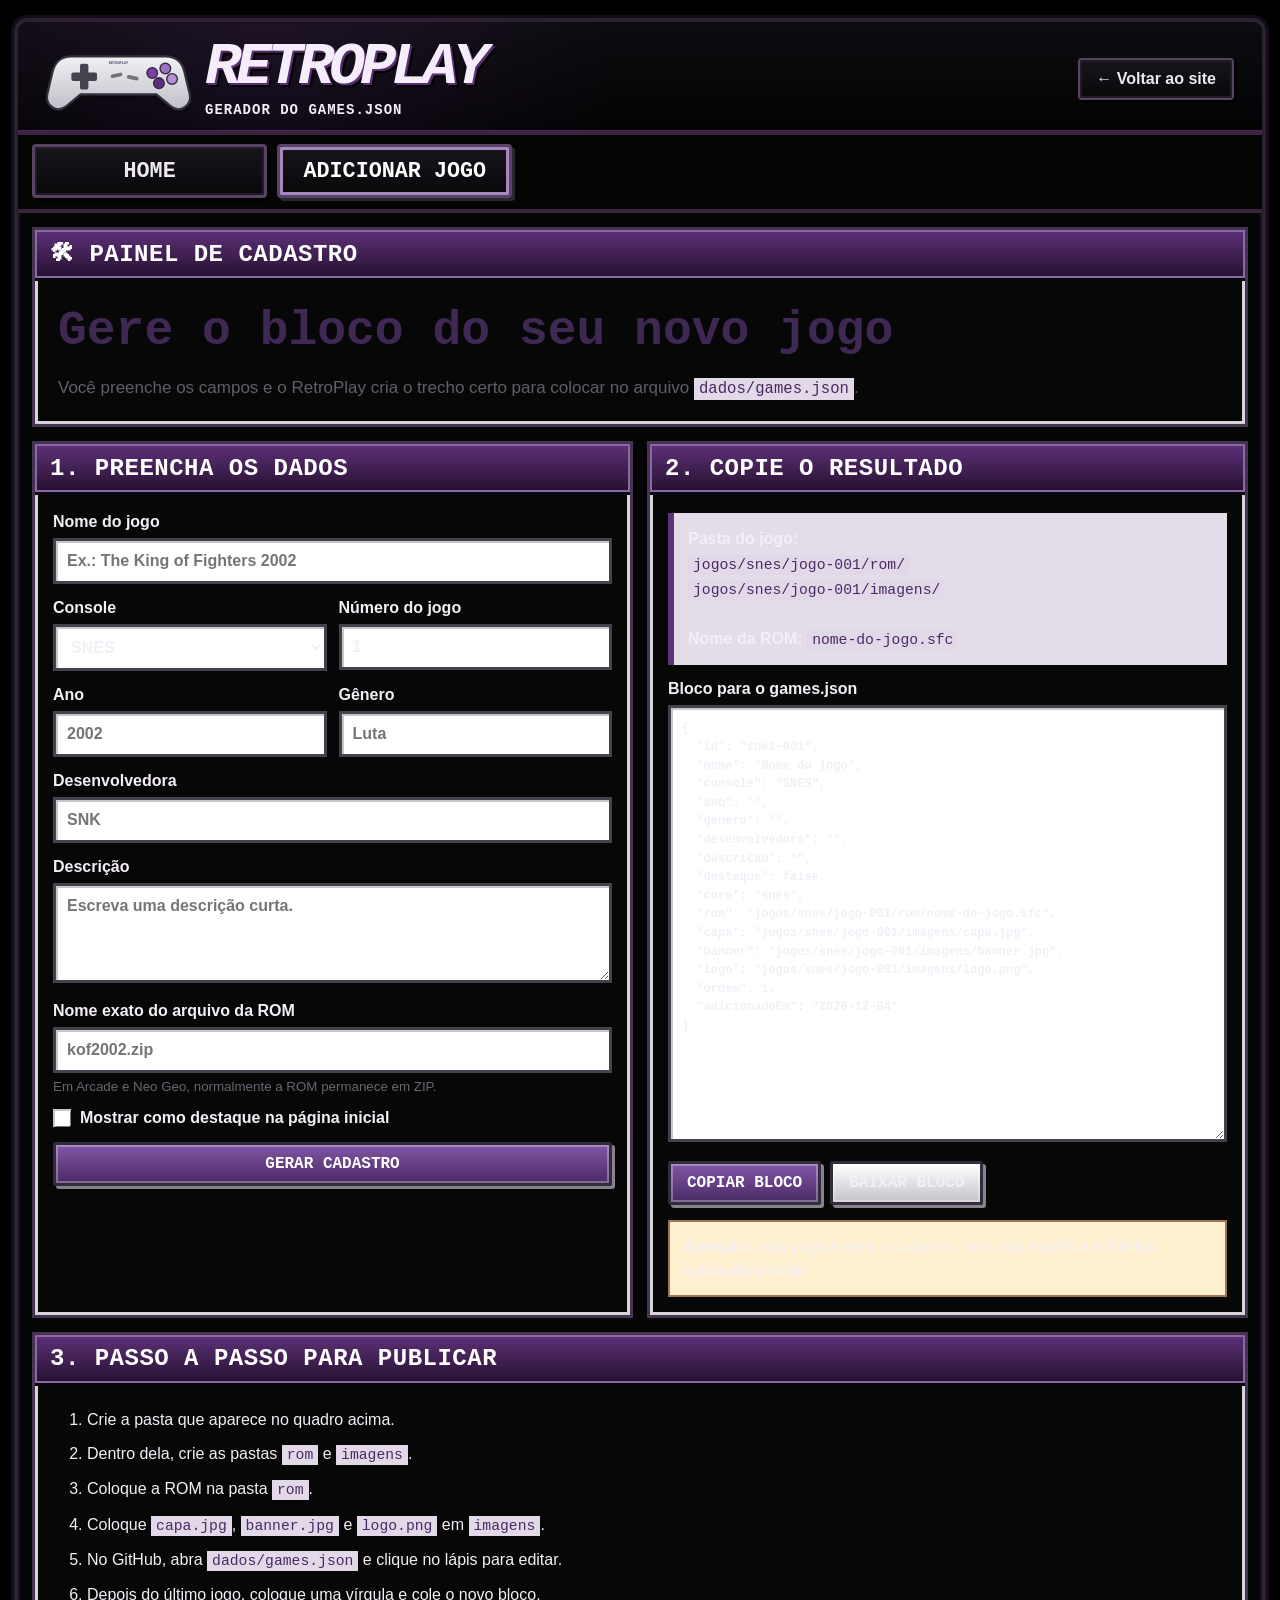
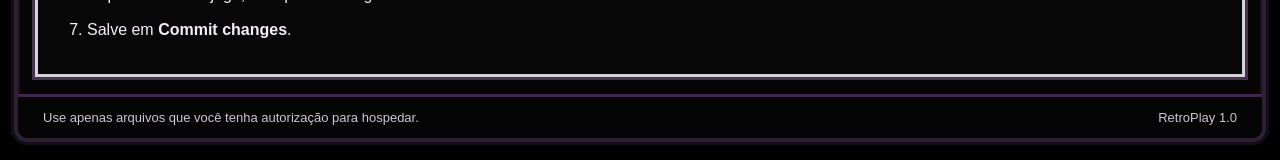
<file: admin.html>
<!doctype html>
<html lang="pt-BR">
<head>
  <meta charset="utf-8">
  <meta name="viewport" content="width=device-width, initial-scale=1">
  <meta name="robots" content="noindex,follow">
  <meta name="theme-color" content="#2f1d43">
  <title>RetroPlay — Adicionar jogo</title>
  <link rel="icon" href="assets/icone-controle.svg">
  <link rel="stylesheet" href="css/style.css">
</head>
<body>
  <div class="page-shell">
    <header class="site-header compact-header">
      <a class="logo-area" href="index.html">
        <img src="assets/controle-retro.svg" alt="" class="logo-controller">
        <div>
          <div class="logo-title">RETROPLAY</div>
          <div class="logo-subtitle">GERADOR DO GAMES.JSON</div>
        </div>
      </a>
      <a href="index.html" class="utility-btn">← Voltar ao site</a>
    </header>

    <nav class="main-nav">
      <a class="nav-tab" href="index.html">HOME</a>
      <a class="nav-tab active" href="admin.html">ADICIONAR JOGO</a>
    </nav>

    <main class="admin-page">
      <section class="admin-intro window">
        <div class="window-title">🛠 PAINEL DE CADASTRO</div>
        <div class="admin-intro-content">
          <h1>Gere o bloco do seu novo jogo</h1>
          <p>Você preenche os campos e o RetroPlay cria o trecho certo para colocar no arquivo <code>dados/games.json</code>.</p>
        </div>
      </section>

      <section class="admin-columns">
        <form id="game-form" class="window admin-form">
          <div class="window-title">1. PREENCHA OS DADOS</div>
          <div class="form-body">
            <label>Nome do jogo
              <input id="game-name" required placeholder="Ex.: The King of Fighters 2002">
            </label>

            <div class="form-row">
              <label>Console
                <select id="game-console">
                  <option value="SNES|snes|sfc">SNES</option>
                  <option value="Game Boy|gb|gb">Game Boy</option>
                  <option value="Game Boy Color|gb|gbc">Game Boy Color</option>
                  <option value="Game Boy Advance|gba|gba">Game Boy Advance</option>
                  <option value="Nintendo 64|n64|z64">Nintendo 64</option>
                  <option value="Arcade|arcade|zip">Arcade — FBNeo</option>
                  <option value="Neo Geo|arcade|zip">Neo Geo — FBNeo</option>
                </select>
              </label>

              <label>Número do jogo
                <input id="game-number" type="number" min="1" value="1">
              </label>
            </div>

            <div class="form-row">
              <label>Ano
                <input id="game-year" inputmode="numeric" placeholder="2002">
              </label>
              <label>Gênero
                <input id="game-genre" placeholder="Luta">
              </label>
            </div>

            <label>Desenvolvedora
              <input id="game-developer" placeholder="SNK">
            </label>

            <label>Descrição
              <textarea id="game-description" rows="4" placeholder="Escreva uma descrição curta."></textarea>
            </label>

            <label>Nome exato do arquivo da ROM
              <input id="game-rom" placeholder="kof2002.zip">
              <small>Em Arcade e Neo Geo, normalmente a ROM permanece em ZIP.</small>
            </label>

            <label class="checkbox-label">
              <input id="game-featured" type="checkbox">
              Mostrar como destaque na página inicial
            </label>

            <button class="purple-button form-submit" type="submit">GERAR CADASTRO</button>
          </div>
        </form>

        <section class="window result-panel">
          <div class="window-title">2. COPIE O RESULTADO</div>
          <div class="result-body">
            <div id="folder-guide" class="folder-guide">Preencha o formulário para ver a pasta correta.</div>

            <label>Bloco para o games.json
              <textarea id="json-output" rows="22" readonly></textarea>
            </label>

            <div class="result-actions">
              <button id="copy-button" class="purple-button" type="button">COPIAR BLOCO</button>
              <button id="download-button" class="gray-button" type="button">BAIXAR BLOCO</button>
            </div>

            <div class="notice">
              <strong>Atenção:</strong> esta página gera o cadastro, mas não modifica o GitHub automaticamente.
            </div>
          </div>
        </section>
      </section>

      <section class="window tutorial-window">
        <div class="window-title">3. PASSO A PASSO PARA PUBLICAR</div>
        <ol>
          <li>Crie a pasta que aparece no quadro acima.</li>
          <li>Dentro dela, crie as pastas <code>rom</code> e <code>imagens</code>.</li>
          <li>Coloque a ROM na pasta <code>rom</code>.</li>
          <li>Coloque <code>capa.jpg</code>, <code>banner.jpg</code> e <code>logo.png</code> em <code>imagens</code>.</li>
          <li>No GitHub, abra <code>dados/games.json</code> e clique no lápis para editar.</li>
          <li>Depois do último jogo, coloque uma vírgula e cole o novo bloco.</li>
          <li>Salve em <strong>Commit changes</strong>.</li>
        </ol>
      </section>
    </main>

    <footer class="site-footer">
      <span>Use apenas arquivos que você tenha autorização para hospedar.</span>
      <span>RetroPlay 1.0</span>
    </footer>
  </div>

  <script src="js/admin.js"></script>
</body>
</html>
</file>
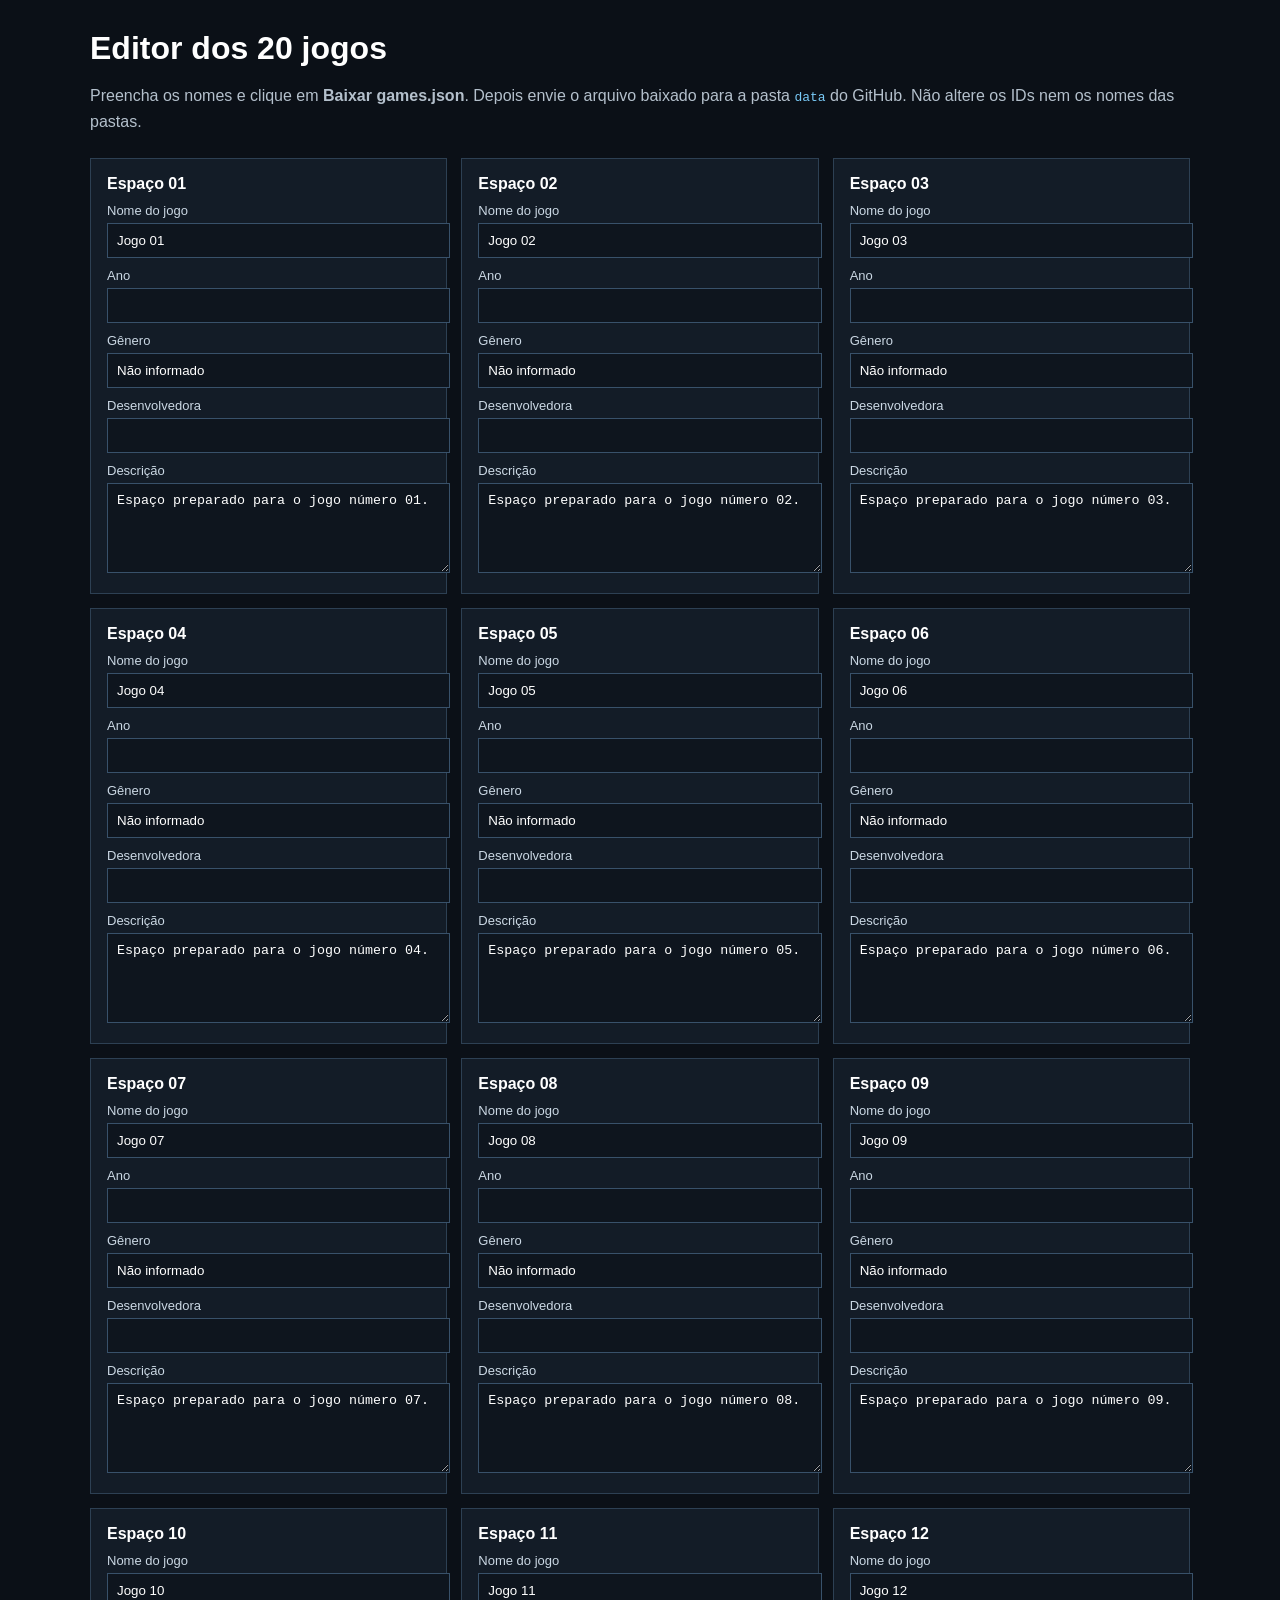
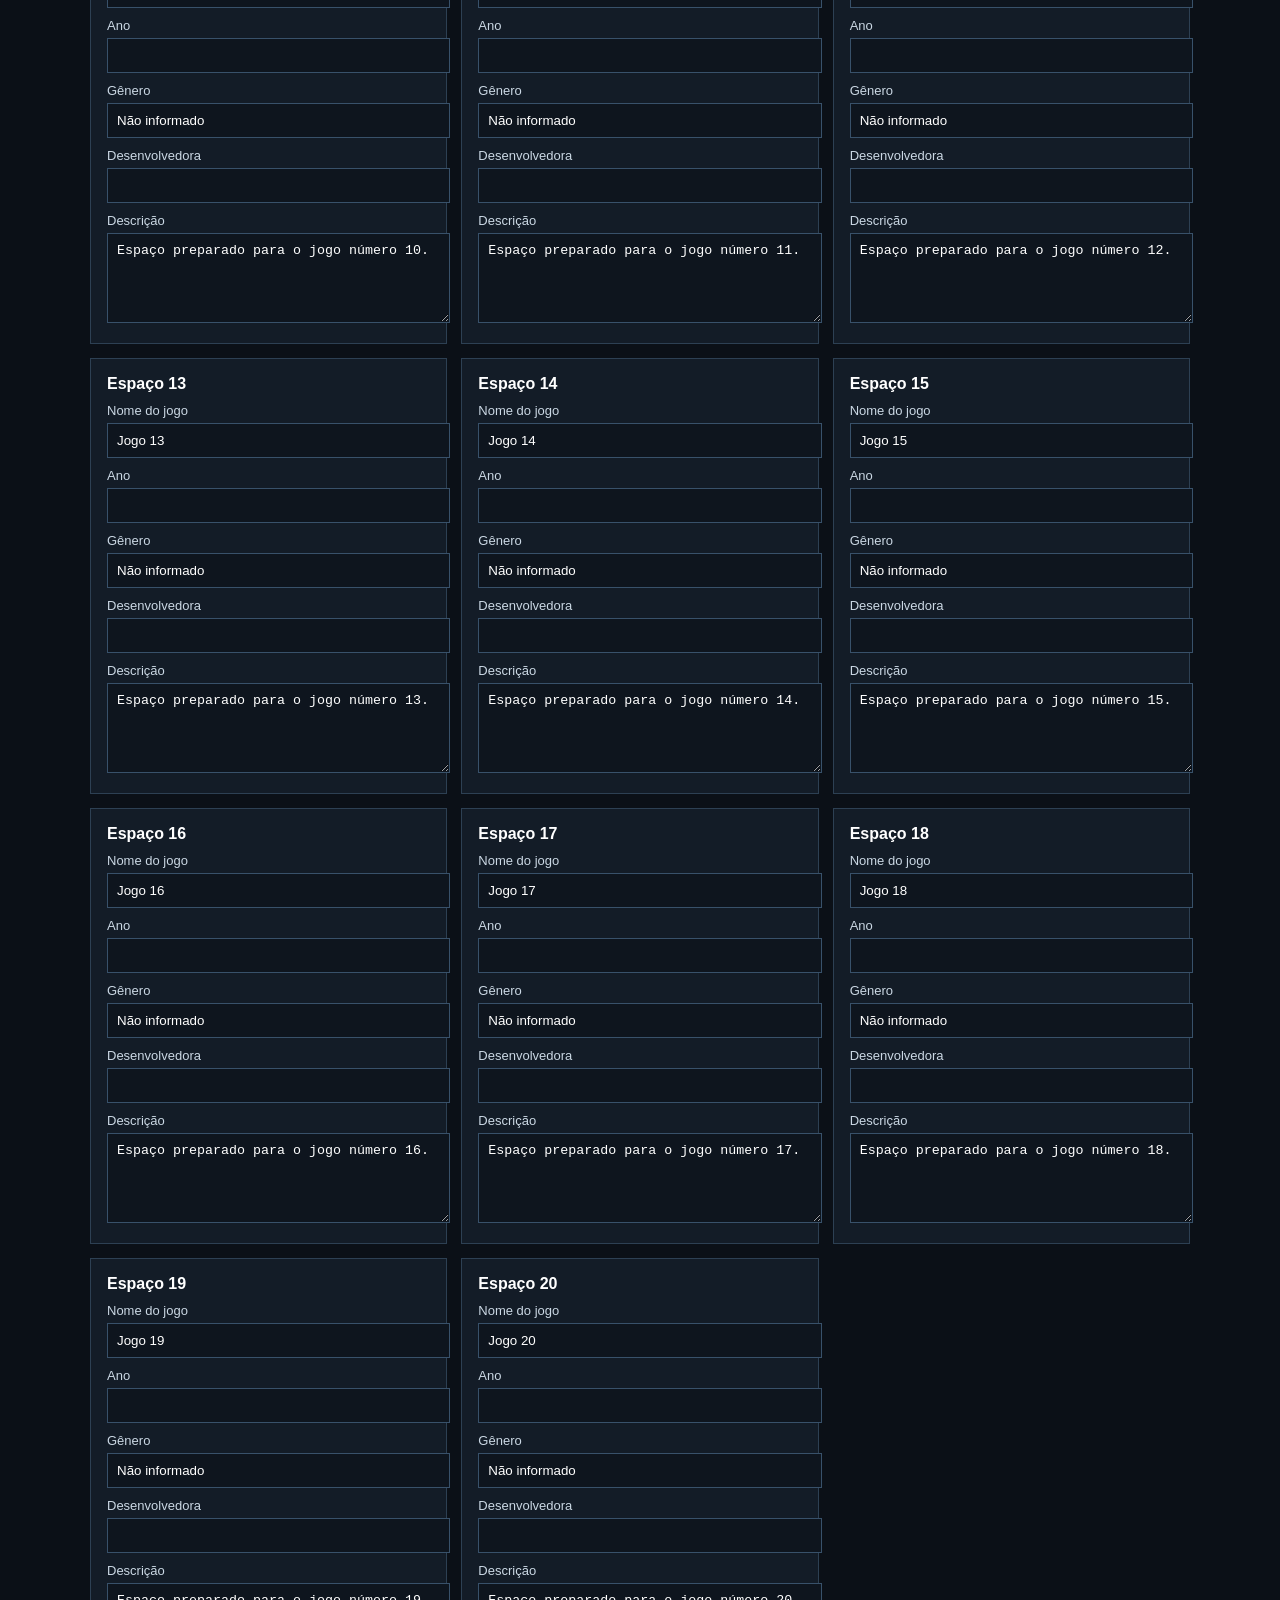
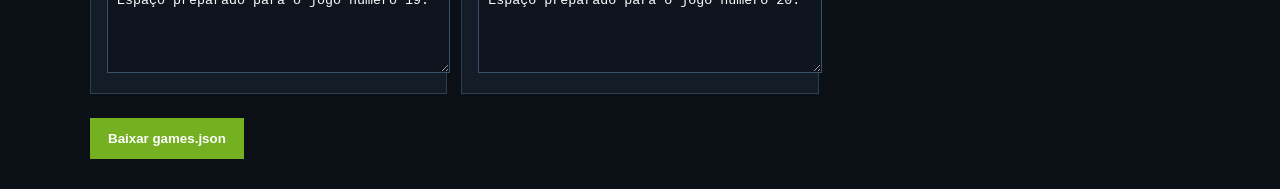
<file: EDITOR-DE-JOGOS.html>
<!doctype html>
<html lang="pt-BR">
<head>
<meta charset="utf-8">
<meta name="viewport" content="width=device-width,initial-scale=1">
  <meta name="robots" content="noindex,follow">
<title>Editor de Jogos RetroPlay</title>
<style>
body{margin:0;background:#0b1017;color:#fff;font-family:Arial}
main{width:min(1100px,94%);margin:30px auto}
h1{margin-bottom:6px}.info{color:#b4c0cc;line-height:1.6}
.grid{display:grid;grid-template-columns:repeat(auto-fit,minmax(280px,1fr));gap:14px;margin:24px 0}
.card{padding:16px;background:#131c27;border:1px solid #2d4053}
label{display:block;margin:10px 0 5px;color:#cbd8e4;font-size:13px}
input,textarea{width:100%;padding:9px;background:#0e151e;color:#fff;border:1px solid #38516a}
textarea{min-height:70px;resize:vertical}
button{padding:13px 18px;border:0;background:#75b022;color:#fff;font-weight:bold;cursor:pointer}
code{color:#79caf7}
</style>
</head>
<body>
<main>
<h1>Editor dos 20 jogos</h1>
<p class="info">
Preencha os nomes e clique em <strong>Baixar games.json</strong>.
Depois envie o arquivo baixado para a pasta <code>data</code> do GitHub.
Não altere os IDs nem os nomes das pastas.
</p>
<div id="grid" class="grid"></div>
<button id="download">Baixar games.json</button>
</main>
<script>
const grid=document.getElementById("grid");
const games=Array.from({length:20},(_,index)=>{
 const n=String(index+1).padStart(2,"0");
 return {
  id:`jogo-${n}`,nome:`Jogo ${n}`,console:"SNES",core:"snes",ano:"",
  genero:"Não informado",desenvolvedora:"",
  descricao:`Espaço preparado para o jogo número ${n}.`,
  capa:`jogos/snes/jogo-${n}/imagens/capa.jpg`,
  banner:`jogos/snes/jogo-${n}/imagens/banner.jpg`,
  logo:`jogos/snes/jogo-${n}/imagens/logo.png`,
  rom:`jogos/snes/jogo-${n}/rom/jogo.sfc`,
  destaque:index===0
 };
});
grid.innerHTML=games.map((g,i)=>`
 <section class="card">
  <strong>Espaço ${String(i+1).padStart(2,"0")}</strong>
  <label>Nome do jogo</label><input data-i="${i}" data-k="nome" value="${g.nome}">
  <label>Ano</label><input data-i="${i}" data-k="ano" value="">
  <label>Gênero</label><input data-i="${i}" data-k="genero" value="${g.genero}">
  <label>Desenvolvedora</label><input data-i="${i}" data-k="desenvolvedora" value="">
  <label>Descrição</label><textarea data-i="${i}" data-k="descricao">${g.descricao}</textarea>
 </section>`).join("");
document.querySelectorAll("input,textarea").forEach(field=>{
 field.oninput=()=>games[Number(field.dataset.i)][field.dataset.k]=field.value;
});
document.getElementById("download").onclick=()=>{
 const blob=new Blob([JSON.stringify(games,null,2)],{type:"application/json"});
 const link=document.createElement("a");
 link.href=URL.createObjectURL(blob);
 link.download="games.json";
 link.click();
 URL.revokeObjectURL(link.href);
};
</script>
</body>
</html>
</file>
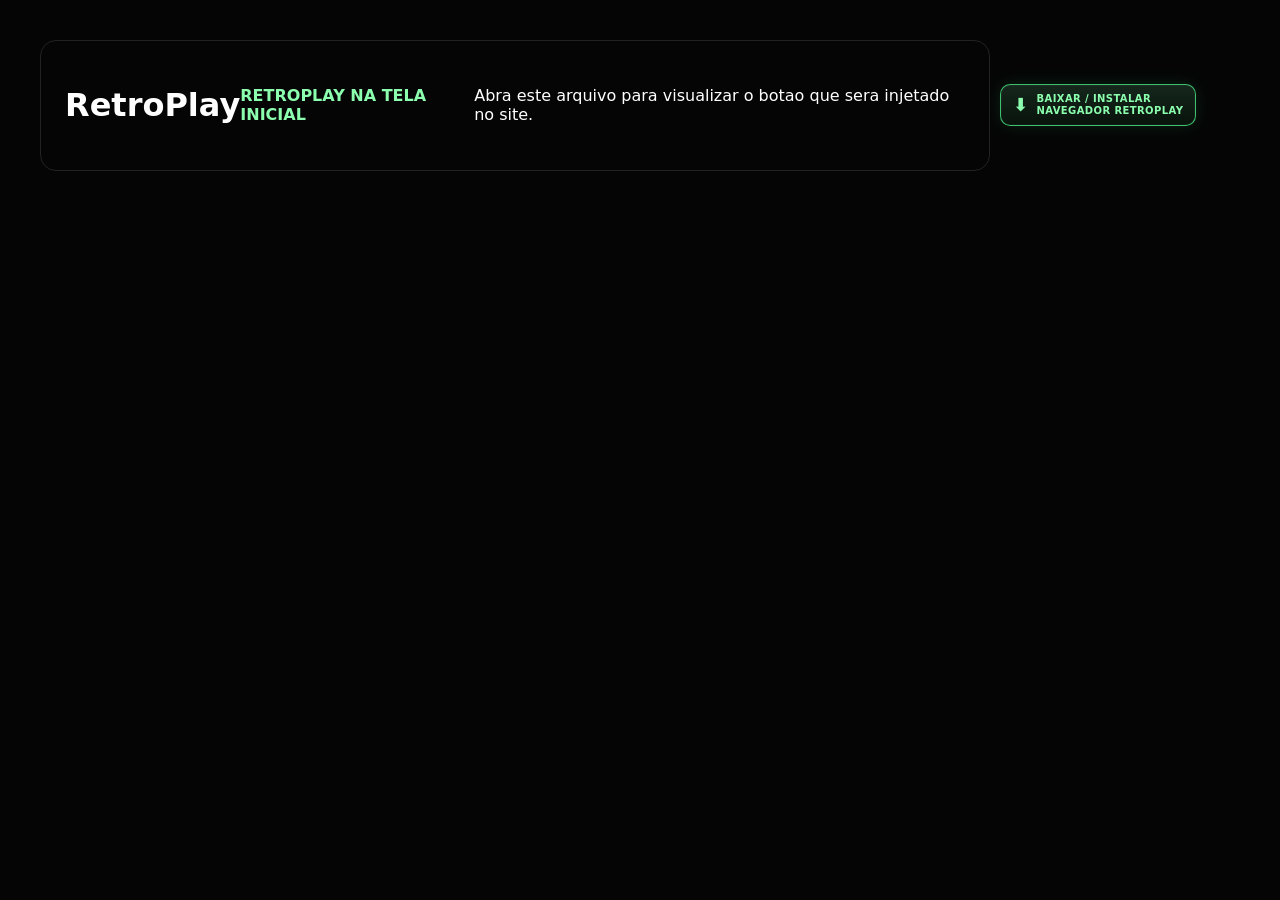
<file: TESTE-LOCAL.html>
<!doctype html>
<html lang="pt-BR">
<head>
<meta charset="utf-8">
<meta name="viewport" content="width=device-width,initial-scale=1">
<title>Teste RetroPlay Browser</title>
<link rel="stylesheet" href="css/retroplay-browser-install.css">
<style>
  body{margin:0;background:#050506;color:#fff;font-family:system-ui;padding:40px}
  .box{max-width:900px;margin:auto;border:1px solid #222;padding:24px;border-radius:16px}
  .install-line{display:flex;align-items:center;gap:10px;flex-wrap:wrap}
  .install-line strong{color:#8cffae}
</style>
</head>
<body>
<div class="box">
  <h1>RetroPlay</h1>
  <div class="install-line"><strong>RETROPLAY NA TELA INICIAL</strong></div>
  <p>Abra este arquivo para visualizar o botao que sera injetado no site.</p>
</div>
<script src="js/retroplay-browser-install.js"></script>
</body>
</html>
</file>
<file: css/style.css>
:root {
  --outer: #202024;
  --paper: #e8e7ea;
  --paper-2: #d5d4da;
  --paper-3: #f4f3f5;
  --ink: #1e1c24;
  --muted: #696672;
  --purple: #4d2d68;
  --purple-2: #704398;
  --purple-3: #9b78bb;
  --lavender: #cbb8db;
  --border: #2e2b34;
  --soft-border: #9b99a2;
  --shadow: #0e0d11;
  --white: #ffffff;
  --danger: #932c53;
  --pixel-font: "Courier New", "Lucida Console", monospace;
  --body-font: Arial, Helvetica, sans-serif;
}

* { box-sizing: border-box; }

html { scroll-behavior: smooth; }

body {
  margin: 0;
  min-height: 100vh;
  color: var(--ink);
  background:
    radial-gradient(circle at 20% 10%, rgba(255,255,255,.05), transparent 20%),
    repeating-linear-gradient(135deg, rgba(255,255,255,.025) 0 2px, transparent 2px 8px),
    var(--outer);
  font-family: var(--body-font);
  image-rendering: auto;
}

button, input, select, textarea { font: inherit; }
button, a { -webkit-tap-highlight-color: transparent; }
a { color: inherit; text-decoration: none; }
button { cursor: pointer; }
.hidden { display: none !important; }

.page-shell {
  width: min(1280px, calc(100% - 28px));
  margin: 18px auto;
  border: 4px solid #27242d;
  outline: 3px solid #c7c6cc;
  border-radius: 13px;
  background: var(--paper);
  box-shadow: 0 18px 55px rgba(0,0,0,.5), inset 0 0 0 3px #fff;
  overflow: hidden;
}

.site-header {
  min-height: 126px;
  display: flex;
  align-items: center;
  justify-content: space-between;
  gap: 28px;
  padding: 18px 28px 12px;
  background: linear-gradient(#f5f4f6, #dedde2);
  border-bottom: 1px solid #9b99a1;
}

.compact-header { min-height: 108px; }

.logo-area {
  display: flex;
  align-items: center;
  gap: 14px;
  min-width: 0;
}

.logo-controller {
  width: 145px;
  max-height: 82px;
  object-fit: contain;
}

.logo-title {
  color: #332144;
  font-family: var(--pixel-font);
  font-size: clamp(32px, 5vw, 60px);
  font-weight: 900;
  font-style: italic;
  line-height: .9;
  letter-spacing: -5px;
  text-shadow: 3px 3px 0 #bda7d0, 5px 5px 0 #fff;
}

.logo-subtitle {
  margin-top: 8px;
  color: #332144;
  font-family: var(--pixel-font);
  font-size: clamp(9px, 1.3vw, 14px);
  font-weight: 900;
  letter-spacing: 1px;
}

.header-tools {
  display: grid;
  grid-template-columns: repeat(2, auto);
  justify-content: end;
  gap: 9px;
}

.utility-btn {
  min-height: 42px;
  display: inline-flex;
  align-items: center;
  justify-content: center;
  padding: 8px 16px;
  color: var(--ink);
  border: 2px solid var(--border);
  border-radius: 4px;
  background: linear-gradient(#fff, #c9c8cd);
  box-shadow: inset 0 0 0 2px #efeff1, 3px 3px 0 #8b8991;
  font-weight: 800;
}

.utility-btn:hover,
.utility-btn.active {
  color: #fff;
  background: linear-gradient(#7e51a5, #4b2b66);
  box-shadow: inset 0 0 0 2px #a484c0, 3px 3px 0 #29242e;
}

.welcome {
  grid-column: 1 / -1;
  text-align: right;
  color: #3f2c50;
  font-size: 13px;
  font-weight: 800;
}

.main-nav {
  display: grid;
  grid-template-columns: repeat(5, 1fr);
  gap: 10px;
  padding: 9px 14px 11px;
  border-top: 4px solid var(--purple);
  border-bottom: 4px solid var(--purple);
  background: #eeeef1;
}

.nav-tab {
  min-height: 54px;
  display: grid;
  place-items: center;
  padding: 8px;
  border: 3px solid #312c38;
  border-radius: 4px;
  background: linear-gradient(#f9f9fa, #bfbec5);
  box-shadow: inset 0 0 0 3px #e7e6ea, 3px 3px 0 #8f8c95;
  font-family: var(--pixel-font);
  font-size: clamp(14px, 1.7vw, 23px);
  font-weight: 900;
}

.nav-tab:hover,
.nav-tab.active {
  color: #fff;
  background: linear-gradient(#8458aa, #4c2b67);
  box-shadow: inset 0 0 0 3px #a687bf, 3px 3px 0 #2b2730;
}

.portal-grid {
  display: grid;
  grid-template-columns: 285px minmax(0, 1fr);
  gap: 14px;
  padding: 14px;
}

.sidebar,
.main-column {
  display: grid;
  align-content: start;
  gap: 14px;
}

.window {
  border: 3px solid var(--border);
  background: var(--paper-3);
  box-shadow: inset 0 0 0 3px #d5d4d9;
}

.window-title {
  min-height: 51px;
  display: flex;
  align-items: center;
  justify-content: space-between;
  gap: 12px;
  padding: 9px 15px;
  color: #fff;
  border-bottom: 3px solid var(--border);
  background: linear-gradient(#69428a, #3d2355);
  box-shadow: inset 0 0 0 2px #8a67a6;
  font-family: var(--pixel-font);
  font-size: clamp(15px, 2vw, 24px);
  font-weight: 900;
  letter-spacing: .5px;
}

.small-title {
  min-height: 54px;
  color: #3b2550;
  background: #f0eff2;
  border-bottom: 4px double #583773;
  box-shadow: none;
  font-size: 23px;
}

.vault-list {
  display: grid;
  padding: 6px 12px;
}

.vault-item {
  display: grid;
  grid-template-columns: 62px minmax(0, 1fr) 16px;
  align-items: center;
  gap: 10px;
  min-height: 91px;
  padding: 10px 0;
  border-bottom: 2px dashed #aaa3b2;
}

.vault-item img {
  width: 58px;
  height: 68px;
  object-fit: cover;
  border: 3px solid #302d36;
  background: #c3c0ca;
}

.vault-item strong {
  font-family: var(--pixel-font);
  font-size: 16px;
  line-height: 1.08;
  text-transform: uppercase;
}

.vault-arrow { color: var(--purple); font-size: 18px; }

.vault-more {
  display: grid;
  grid-template-columns: 58px minmax(0, 1fr) 18px;
  align-items: center;
  gap: 12px;
  margin: 10px;
  padding: 9px;
  border: 3px solid #3c3445;
  background: linear-gradient(#fff, #d1d0d6);
  box-shadow: inset 0 0 0 2px #eeeef0, 3px 3px 0 #8e8995;
  color: #39214d;
  font-family: var(--pixel-font);
  font-size: 14px;
  font-weight: 900;
}

.vault-more img { width: 50px; }

.retro-tip {
  position: relative;
  min-height: 205px;
  padding: 16px 18px 20px;
}

.tip-title {
  color: #37234c;
  font-family: var(--pixel-font);
  font-size: 18px;
  font-weight: 900;
}

.retro-tip p {
  max-width: 220px;
  margin-bottom: 0;
  font-size: 15px;
  line-height: 1.48;
}

.pixel-mascot {
  position: absolute;
  right: 15px;
  bottom: 10px;
  font-size: 38px;
}

.featured-label {
  padding: 10px 16px 4px;
  font-size: 17px;
}

.featured-layout {
  display: grid;
  grid-template-columns: minmax(0, 1.6fr) minmax(260px, .9fr);
  gap: 12px;
  padding: 8px 12px 14px;
}

.featured-art {
  position: relative;
  min-height: 370px;
  display: grid;
  place-items: center;
  overflow: hidden;
  border: 4px double #37333e;
  background: linear-gradient(#e2e1e5, #bab9c0);
}

.featured-art > img {
  position: absolute;
  inset: 0;
  width: 100%;
  height: 100%;
  object-fit: cover;
  opacity: .22;
  filter: grayscale(.2);
}

.featured-art::after {
  content: "";
  position: absolute;
  inset: 0;
  background: linear-gradient(135deg, rgba(255,255,255,.22), rgba(70,43,94,.18));
}

.console-placeholder {
  position: relative;
  z-index: 2;
  width: min(92%, 640px);
}

.console-placeholder img { width: 100%; display: block; }

.feature-copy {
  min-width: 0;
  padding: 14px 15px;
  border: 2px solid #b2afb7;
  background: #e7e5e9;
}

.feature-copy h2 {
  margin: 0 0 16px;
  color: #4b2c64;
  font-family: var(--pixel-font);
  font-size: clamp(21px, 2.5vw, 31px);
}

.feature-copy ul {
  margin: 0 0 24px;
  padding: 0;
  list-style: none;
}

.feature-copy li {
  position: relative;
  margin: 0 0 16px;
  padding-left: 24px;
  line-height: 1.35;
}

.feature-copy li::before {
  content: "";
  position: absolute;
  left: 3px;
  top: .42em;
  width: 10px;
  height: 10px;
  border-radius: 2px;
  background: var(--purple);
}

.purple-button,
.gray-button {
  min-height: 44px;
  display: inline-flex;
  align-items: center;
  justify-content: center;
  padding: 8px 16px;
  border: 3px solid #332c3c;
  border-radius: 3px;
  font-family: var(--pixel-font);
  font-weight: 900;
  box-shadow: inset 0 0 0 2px rgba(255,255,255,.3), 3px 3px 0 #87838d;
}

.purple-button {
  color: #fff;
  background: linear-gradient(#8156a6, #4a2a64);
}

.purple-button:hover { filter: brightness(1.12); }
.purple-button.disabled { opacity: .55; pointer-events: none; }

.gray-button {
  color: var(--ink);
  background: linear-gradient(#fff, #c4c3c9);
}

.console-buttons {
  display: grid;
  grid-template-columns: repeat(4, minmax(0, 1fr));
  gap: 10px;
  padding: 14px;
}

.console-filter {
  min-height: 78px;
  display: grid;
  place-items: center;
  gap: 5px;
  padding: 10px 6px;
  color: #38244a;
  border: 3px solid #3b3541;
  background: linear-gradient(#fafafa, #cfced4);
  box-shadow: inset 0 0 0 2px #eeeef1, 3px 3px 0 #99969e;
  font-family: var(--pixel-font);
  font-weight: 900;
  text-align: center;
}

.console-filter small {
  color: #67636d;
  font-family: var(--body-font);
  font-size: 11px;
}

.console-filter:hover,
.console-filter.active {
  color: #fff;
  background: linear-gradient(#8156a6, #4a2a64);
}

.console-filter.active small { color: #e2d7eb; }

.library-tools {
  display: grid;
  grid-template-columns: minmax(0, 1fr) 190px;
  gap: 12px;
  padding: 14px;
  border-bottom: 2px solid #b8b5bd;
  background: #dedde2;
}

.search-field {
  display: grid;
  grid-template-columns: 34px minmax(0, 1fr);
  align-items: center;
  border: 3px solid #403b45;
  background: #fff;
  box-shadow: inset 2px 2px 0 #bbb9c0;
}

.search-field span {
  text-align: center;
  font-size: 26px;
}

.search-field input,
.library-tools select {
  min-height: 44px;
  width: 100%;
  border: 0;
  outline: 0;
  color: var(--ink);
  background: transparent;
}

.library-tools select {
  padding: 0 10px;
  border: 3px solid #403b45;
  background: #fff;
}

.games-grid {
  display: grid;
  grid-template-columns: repeat(3, minmax(0, 1fr));
  gap: 13px;
  padding: 14px;
}

.game-card {
  position: relative;
  overflow: hidden;
  border: 3px solid #39343f;
  background: #e6e5e9;
  box-shadow: inset 0 0 0 2px #fff, 4px 4px 0 #aaa6af;
  transition: transform .16s ease;
}

.game-card:hover { transform: translateY(-3px); }

.card-cover {
  position: relative;
  aspect-ratio: 4 / 3;
  overflow: hidden;
  border-bottom: 3px solid #39343f;
  background: #aaa6b0;
}

.card-cover > img {
  width: 100%;
  height: 100%;
  object-fit: cover;
}

.card-system {
  position: absolute;
  left: 8px;
  top: 8px;
  padding: 5px 8px;
  color: #fff;
  background: rgba(56,32,75,.92);
  border: 2px solid #d7c5e4;
  font-family: var(--pixel-font);
  font-size: 10px;
  font-weight: 900;
}

.card-favorite {
  position: absolute;
  right: 8px;
  top: 8px;
  width: 38px;
  height: 38px;
  display: grid;
  place-items: center;
  border: 2px solid #302b36;
  background: #f0eff2;
  font-size: 21px;
  z-index: 3;
}

.card-favorite.active {
  color: #fff;
  background: #5d347b;
}

.card-body { padding: 12px; }

.card-body h3 {
  min-height: 44px;
  margin: 0 0 8px;
  color: #332143;
  font-family: var(--pixel-font);
  font-size: 17px;
  line-height: 1.15;
}

.card-meta {
  display: flex;
  flex-wrap: wrap;
  gap: 5px 10px;
  color: #625e68;
  font-size: 12px;
}

.card-play {
  margin-top: 12px;
  width: 100%;
  min-height: 39px;
  display: grid;
  place-items: center;
  color: #fff;
  border: 2px solid #342d3c;
  background: linear-gradient(#744b96, #48275f);
  font-family: var(--pixel-font);
  font-weight: 900;
}

.empty-state {
  padding: 50px 20px;
  text-align: center;
  color: #625e68;
}

.empty-state span {
  display: block;
  font-size: 52px;
}

.empty-state strong {
  display: block;
  margin-top: 9px;
  color: #3a2849;
  font-family: var(--pixel-font);
  font-size: 19px;
}

.site-footer {
  display: flex;
  justify-content: space-between;
  gap: 18px;
  padding: 13px 25px;
  border-top: 3px solid #3b3740;
  background: linear-gradient(#efeff1, #d0cfd4);
  font-size: 13px;
}

/* Player */
.player-page {
  color: #f4f2f7;
  background: #111017;
}

.player-topbar {
  min-height: 67px;
  display: grid;
  grid-template-columns: auto minmax(0, 1fr) auto;
  align-items: center;
  gap: 16px;
  padding: 10px 18px;
  border-bottom: 4px solid #6c4290;
  background: #25212b;
}

.player-back,
.player-topbar button {
  padding: 10px 13px;
  color: #fff;
  border: 2px solid #aaa4af;
  background: linear-gradient(#69428a, #402557);
  font-family: var(--pixel-font);
  font-weight: 900;
}

.player-game-title {
  min-width: 0;
  text-align: center;
}

.player-game-title strong,
.player-game-title span { display: block; }

.player-game-title strong {
  overflow: hidden;
  color: #fff;
  font-family: var(--pixel-font);
  font-size: clamp(15px, 2vw, 23px);
  text-overflow: ellipsis;
  white-space: nowrap;
}

.player-game-title span {
  margin-top: 4px;
  color: #c9aede;
  font-size: 12px;
}

.emulator-stage {
  position: relative;
  min-height: calc(100vh - 67px);
  display: grid;
  place-items: center;
  padding: 14px;
  background: #000;
}

#game {
  width: min(1280px, 100%);
  height: min(820px, calc(100vh - 100px));
}

.player-status {
  position: absolute;
  z-index: 5;
  text-align: center;
  color: #c8becf;
}

.loading-pixel {
  width: 42px;
  height: 42px;
  margin: 0 auto 18px;
  border: 6px solid #37273f;
  border-top-color: #b782db;
  animation: rotate .8s steps(8) infinite;
}

@keyframes rotate { to { transform: rotate(360deg); } }

.player-info {
  display: grid;
  grid-template-columns: 190px minmax(0, 800px);
  justify-content: center;
  gap: 26px;
  padding: 48px 20px;
  background: #201c25;
  border-top: 4px solid #6c4290;
}

.player-cover {
  width: 190px;
  aspect-ratio: 3 / 4;
  object-fit: cover;
  border: 4px solid #a996b6;
}

.genre-badge {
  display: inline-block;
  padding: 7px 10px;
  color: #201426;
  background: #b889d6;
  font-weight: 900;
}

.player-info h1 {
  margin: 12px 0;
  font-family: var(--pixel-font);
  font-size: clamp(28px, 5vw, 50px);
}

.player-info p {
  color: #c8c1cc;
  line-height: 1.65;
}

.info-list {
  display: flex;
  flex-wrap: wrap;
  gap: 32px;
  margin-top: 25px;
}

.info-list small,
.info-list strong { display: block; }

.info-list small { color: #b792cf; }
.info-list strong { margin-top: 5px; }

/* Admin */
.admin-page { padding: 14px; }

.admin-intro-content { padding: 23px; }

.admin-intro h1 {
  margin: 0 0 8px;
  color: #3f2853;
  font-family: var(--pixel-font);
  font-size: clamp(27px, 4vw, 48px);
}

.admin-intro p {
  margin-bottom: 0;
  color: #625e68;
  font-size: 17px;
  line-height: 1.55;
}

.admin-columns {
  display: grid;
  grid-template-columns: 1fr 1fr;
  gap: 14px;
  margin-top: 14px;
}

.form-body,
.result-body { padding: 18px; }

.admin-form label,
.result-panel label {
  display: block;
  margin-bottom: 15px;
  font-weight: 800;
}

.admin-form input,
.admin-form select,
.admin-form textarea,
.result-panel textarea {
  width: 100%;
  margin-top: 7px;
  padding: 11px;
  color: var(--ink);
  border: 3px solid #47414d;
  outline: 0;
  background: #fff;
  box-shadow: inset 2px 2px 0 #c8c5cc;
}

.admin-form input:focus,
.admin-form select:focus,
.admin-form textarea:focus { border-color: #714696; }

.admin-form small {
  display: block;
  margin-top: 6px;
  color: #6a6570;
  font-weight: 400;
}

.form-row {
  display: grid;
  grid-template-columns: 1fr 1fr;
  gap: 12px;
}

.checkbox-label {
  display: flex !important;
  align-items: center;
  gap: 9px;
}

.checkbox-label input {
  width: 18px;
  height: 18px;
  margin: 0;
}

.form-submit { width: 100%; }

.folder-guide {
  margin-bottom: 15px;
  padding: 14px;
  border-left: 6px solid #5b3577;
  background: #e4dce9;
  line-height: 1.55;
}

.result-panel textarea {
  min-height: 390px;
  resize: vertical;
  font-family: var(--pixel-font);
  font-size: 12px;
  line-height: 1.55;
}

.result-actions {
  display: flex;
  flex-wrap: wrap;
  gap: 9px;
}

.notice {
  margin-top: 15px;
  padding: 13px;
  border: 2px solid #9c7755;
  background: #fff0cf;
  line-height: 1.45;
}

.tutorial-window { margin-top: 14px; }

.tutorial-window ol {
  margin: 0;
  padding: 22px 30px 25px 52px;
}

.tutorial-window li {
  margin-bottom: 11px;
  line-height: 1.45;
}

code {
  padding: 2px 5px;
  color: #4a2a64;
  background: #e1d9e7;
  font-family: var(--pixel-font);
  font-size: .92em;
}

@media (max-width: 1020px) {
  .site-header { align-items: flex-start; }
  .logo-controller { width: 110px; }
  .portal-grid { grid-template-columns: 235px minmax(0, 1fr); }
  .featured-layout { grid-template-columns: 1fr; }
  .featured-art { min-height: 300px; }
  .feature-copy { display: grid; grid-template-columns: 1fr auto; gap: 0 20px; align-items: start; }
  .feature-copy h2 { grid-column: 1 / -1; }
  .console-buttons { grid-template-columns: repeat(3, minmax(0, 1fr)); }
  .games-grid { grid-template-columns: repeat(2, minmax(0, 1fr)); }
}

@media (max-width: 760px) {
  .page-shell {
    width: calc(100% - 10px);
    margin: 5px auto;
    border-width: 2px;
    outline-width: 1px;
    border-radius: 5px;
  }

  .site-header {
    min-height: 0;
    display: grid;
    padding: 13px;
  }

  .logo-area { width: 100%; }
  .logo-controller { width: 85px; }
  .logo-title { font-size: clamp(27px, 10vw, 43px); letter-spacing: -3px; }
  .logo-subtitle { font-size: 8px; }

  .header-tools {
    width: 100%;
    grid-template-columns: repeat(2, 1fr);
  }

  .welcome { text-align: center; }

  .main-nav {
    grid-template-columns: repeat(2, 1fr);
    gap: 6px;
    padding: 7px;
  }

  .nav-tab { min-height: 46px; font-size: 13px; }

  .portal-grid {
    grid-template-columns: 1fr;
    padding: 8px;
  }

  .sidebar { order: 2; }
  .main-column { order: 1; }

  .sidebar .retro-tip { display: none; }

  .vault-list {
    grid-template-columns: repeat(2, 1fr);
    gap: 7px;
  }

  .vault-item {
    grid-template-columns: 48px minmax(0, 1fr);
    min-height: 71px;
    padding: 6px;
    border: 2px solid #aaa3b2;
  }

  .vault-item img { width: 45px; height: 54px; }
  .vault-item strong { font-size: 11px; }
  .vault-arrow { display: none; }

  .featured-label { font-size: 14px; }
  .featured-layout { padding: 7px; }
  .featured-art { min-height: 230px; }

  .feature-copy {
    display: block;
    padding: 13px;
  }

  .feature-copy li { margin-bottom: 10px; }
  .console-buttons { grid-template-columns: repeat(2, minmax(0, 1fr)); padding: 8px; }
  .console-filter { min-height: 62px; font-size: 12px; }

  .library-tools {
    grid-template-columns: 1fr;
    padding: 8px;
  }

  .games-grid {
    grid-template-columns: repeat(2, minmax(0, 1fr));
    gap: 8px;
    padding: 8px;
  }

  .game-card { box-shadow: inset 0 0 0 1px #fff, 2px 2px 0 #aaa6af; }
  .card-body { padding: 9px; }
  .card-body h3 { min-height: 35px; font-size: 12px; }
  .card-meta { font-size: 10px; }
  .card-system { font-size: 8px; }
  .card-play { min-height: 34px; font-size: 11px; }

  .site-footer {
    flex-direction: column;
    padding: 12px;
    text-align: center;
  }

  .player-topbar {
    grid-template-columns: auto minmax(0, 1fr);
  }

  .player-topbar button {
    grid-column: 1 / -1;
    width: 100%;
  }

  #game { height: min(72vh, 650px); }

  .player-info {
    grid-template-columns: 95px minmax(0, 1fr);
    gap: 14px;
    padding: 26px 13px;
  }

  .player-cover { width: 95px; }
  .player-info h1 { font-size: 23px; }
  .player-info p { font-size: 13px; }

  .admin-columns { grid-template-columns: 1fr; }
  .form-row { grid-template-columns: 1fr; gap: 0; }
  .result-panel textarea { min-height: 310px; }
}

@media (max-width: 430px) {
  .games-grid { grid-template-columns: 1fr 1fr; }
  .window-title { font-size: 13px; min-height: 43px; }
  .small-title { font-size: 19px; }
}

/* =========================================================
   RETROPLAY — TEMA DE CAPAS ESTILO GALERIA SNES
   Atualização visual: cartões somente com a arte, título
   sobreposto, console no topo e data no rodapé.
   ========================================================= */

.games-grid {
  grid-template-columns: repeat(4, minmax(0, 1fr));
  gap: 16px;
  padding: 16px;
}

.game-card {
  position: relative;
  aspect-ratio: 4 / 3;
  overflow: hidden;
  border: 0;
  border-radius: 12px;
  background: #11151b;
  box-shadow:
    0 8px 18px rgba(0, 0, 0, .28),
    inset 0 0 0 1px rgba(255, 255, 255, .08);
  transition: transform .18s ease, box-shadow .18s ease;
}

.game-card:hover {
  transform: translateY(-5px) scale(1.015);
  box-shadow:
    0 13px 28px rgba(0, 0, 0, .38),
    inset 0 0 0 1px rgba(255, 255, 255, .15);
}

.card-cover {
  position: absolute;
  inset: 0;
  width: 100%;
  height: 100%;
  aspect-ratio: auto;
  overflow: hidden;
  border: 0;
  background: #151a21;
}

.card-cover::after {
  content: "";
  position: absolute;
  inset: 0;
  z-index: 1;
  pointer-events: none;
  background:
    linear-gradient(to bottom,
      rgba(0, 0, 0, .05) 0%,
      rgba(0, 0, 0, 0) 48%,
      rgba(0, 0, 0, .15) 64%,
      rgba(0, 0, 0, .92) 100%);
}

.card-cover > img {
  width: 100%;
  height: 100%;
  object-fit: cover;
  object-position: center;
  transition: transform .25s ease, filter .25s ease;
}

.game-card:hover .card-cover > img {
  transform: scale(1.035);
  filter: saturate(1.08) contrast(1.03);
}

.card-system {
  position: absolute;
  left: 50%;
  top: 11px;
  z-index: 4;
  transform: translateX(-50%);
  max-width: calc(100% - 92px);
  padding: 5px 10px;
  overflow: hidden;
  border: 1px solid rgba(255, 255, 255, .22);
  border-radius: 4px;
  color: #fff;
  background: rgba(15, 18, 23, .72);
  box-shadow: 0 2px 8px rgba(0, 0, 0, .28);
  font-family: Arial, Helvetica, sans-serif;
  font-size: 11px;
  font-weight: 700;
  line-height: 1;
  text-align: center;
  text-overflow: ellipsis;
  white-space: nowrap;
  backdrop-filter: blur(3px);
}

.card-favorite {
  position: absolute;
  right: 9px;
  top: 9px;
  z-index: 12;
  width: 32px;
  height: 32px;
  display: grid;
  place-items: center;
  border: 1px solid rgba(255, 255, 255, .3);
  border-radius: 50%;
  color: #fff;
  background: rgba(9, 11, 15, .72);
  box-shadow: 0 3px 9px rgba(0, 0, 0, .35);
  font-size: 17px;
  opacity: 0;
  transition: opacity .18s ease, transform .18s ease, background .18s ease;
}

.game-card:hover .card-favorite,
.card-favorite:focus,
.card-favorite.active {
  opacity: 1;
}

.card-favorite:hover {
  transform: scale(1.08);
}

.card-favorite.active {
  color: #ffe45c;
  background: rgba(63, 35, 84, .94);
}

.card-body {
  position: absolute;
  inset: 0;
  z-index: 3;
  padding: 0;
  pointer-events: none;
}

.card-body h3 {
  position: absolute;
  left: 10px;
  right: 10px;
  bottom: 27px;
  z-index: 4;
  min-height: 0;
  margin: 0;
  overflow: hidden;
  color: #fff;
  font-family: Arial, Helvetica, sans-serif;
  font-size: clamp(15px, 1.35vw, 21px);
  font-weight: 900;
  line-height: 1.08;
  text-align: center;
  text-overflow: ellipsis;
  white-space: nowrap;
  text-shadow:
    -2px -2px 0 #111,
     2px -2px 0 #111,
    -2px  2px 0 #111,
     2px  2px 0 #111,
     0 3px 5px rgba(0, 0, 0, .8);
}

.card-meta {
  position: absolute;
  right: 10px;
  bottom: 7px;
  z-index: 4;
  display: block;
  color: #fff;
  font-family: Arial, Helvetica, sans-serif;
  font-size: 11px;
  font-style: italic;
  font-weight: 800;
  line-height: 1;
  text-shadow:
    -1px -1px 0 #111,
     1px -1px 0 #111,
    -1px  1px 0 #111,
     1px  1px 0 #111;
}

.card-meta span:last-child {
  display: none;
}

.card-play {
  position: absolute;
  inset: 0;
  z-index: 8;
  width: auto;
  min-height: 0;
  margin: 0;
  border: 0;
  background: transparent;
  box-shadow: none;
  color: transparent;
  font-size: 0;
  pointer-events: auto;
}

.card-play:focus-visible {
  outline: 4px solid #fff;
  outline-offset: -5px;
  border-radius: 12px;
}

@media (max-width: 1180px) {
  .games-grid {
    grid-template-columns: repeat(3, minmax(0, 1fr));
  }
}

@media (max-width: 820px) {
  .games-grid {
    grid-template-columns: repeat(2, minmax(0, 1fr));
    gap: 10px;
    padding: 10px;
  }

  .game-card {
    border-radius: 9px;
  }

  .card-body h3 {
    left: 7px;
    right: 7px;
    bottom: 23px;
    font-size: clamp(12px, 3.8vw, 17px);
  }

  .card-meta {
    right: 7px;
    bottom: 6px;
    font-size: 9px;
  }

  .card-system {
    top: 7px;
    max-width: calc(100% - 60px);
    padding: 4px 7px;
    font-size: 8px;
  }

  .card-favorite {
    right: 6px;
    top: 6px;
    width: 27px;
    height: 27px;
    font-size: 14px;
    opacity: .82;
  }
}

@media (max-width: 390px) {
  .games-grid {
    gap: 7px;
    padding: 7px;
  }

  .card-body h3 {
    bottom: 19px;
    font-size: 11px;
  }

  .card-meta {
    font-size: 8px;
  }
}


/* =========================================================
   RETROPLAY — MEMÓRIA, DESTAQUE DIÁRIO E IPHONE
   ========================================================= */

button.nav-tab {
  width: 100%;
  color: inherit;
  cursor: pointer;
}

.memory-nav {
  color: #fff;
  background: linear-gradient(#6f477f, #362040);
}

body.memory-clearing::after {
  content: "";
  position: fixed;
  inset: 0;
  z-index: 999999;
  background: #000;
}

/* A área de destaque passa a mostrar a capa verdadeira do jogo. */
.featured-art {
  isolation: isolate;
  min-height: 370px;
  padding: 18px;
  background:
    radial-gradient(circle at center, rgba(126, 81, 165, .34), transparent 56%),
    linear-gradient(145deg, #aaa7b3, #686470);
}

.featured-art > #featured-banner {
  position: relative;
  inset: auto;
  z-index: 3;
  width: auto;
  max-width: 92%;
  height: min(338px, 90%);
  max-height: 338px;
  object-fit: contain;
  opacity: 1;
  filter: none;
  border: 3px solid rgba(255,255,255,.7);
  box-shadow: 0 14px 28px rgba(0,0,0,.45);
}

.featured-art::after {
  z-index: 2;
  pointer-events: none;
  background:
    linear-gradient(135deg, rgba(255,255,255,.17), transparent 42%),
    repeating-linear-gradient(0deg, rgba(255,255,255,.025) 0 1px, transparent 1px 4px);
}

.console-placeholder[hidden] { display: none !important; }

.player-actions {
  display: flex;
  justify-content: flex-end;
  gap: 8px;
}

.player-topbar .clear-player-memory {
  background: linear-gradient(#58525e, #2e2932);
}

.emulator-stage.memory-cleared,
body.memory-cleared,
body.memory-cleared main,
body.memory-cleared #game {
  background: #000 !important;
}

body.memory-cleared #game,
body.memory-cleared .player-status {
  visibility: hidden;
}

/* Fullscreen real. */
.emulator-stage:fullscreen,
.emulator-stage:-webkit-full-screen {
  width: 100vw;
  height: 100vh;
  height: 100dvh;
  min-height: 0;
  padding: 0;
  background: #000;
}

.emulator-stage:fullscreen #game,
.emulator-stage:-webkit-full-screen #game {
  width: 100%;
  height: 100%;
  max-width: none;
  max-height: none;
}

/* Fallback de tela cheia para Safari/iPhone quando a API é recusada. */
html.retro-pseudo-fullscreen,
body.retro-pseudo-fullscreen {
  position: fixed;
  inset: 0;
  width: 100%;
  height: 100%;
  overflow: hidden;
  overscroll-behavior: none;
  background: #000;
}

body.retro-pseudo-fullscreen .player-topbar {
  position: fixed;
  inset: 0;
  z-index: 10002;
  min-height: 0;
  padding: 0;
  display: block;
  pointer-events: none;
  border: 0;
  background: transparent;
}

body.retro-pseudo-fullscreen .player-back,
body.retro-pseudo-fullscreen .player-game-title,
body.retro-pseudo-fullscreen .clear-player-memory {
  display: none !important;
}

body.retro-pseudo-fullscreen .player-actions {
  display: block;
}

body.retro-pseudo-fullscreen #fullscreen-button {
  position: fixed;
  top: calc(env(safe-area-inset-top, 0px) + 8px);
  right: calc(env(safe-area-inset-right, 0px) + 8px);
  z-index: 10004;
  width: auto;
  padding: 9px 12px;
  pointer-events: auto;
  border: 1px solid rgba(255,255,255,.6);
  background: rgba(25, 20, 29, .82);
  backdrop-filter: blur(8px);
  -webkit-backdrop-filter: blur(8px);
}

body.retro-pseudo-fullscreen main {
  position: fixed;
  inset: 0;
  z-index: 10000;
  width: 100vw;
  height: 100vh;
  height: 100dvh;
  overflow: hidden;
  background: #000;
}

body.retro-pseudo-fullscreen .emulator-stage {
  position: fixed;
  inset: 0;
  width: 100vw;
  height: 100vh;
  height: 100dvh;
  min-height: 0;
  padding: 0;
  background: #000;
  touch-action: none;
}

body.retro-pseudo-fullscreen #game {
  width: 100%;
  height: 100%;
  max-width: none;
  max-height: none;
}

body.retro-pseudo-fullscreen .player-info {
  display: none;
}

@supports (-webkit-touch-callout: none) {
  body.retro-pseudo-fullscreen main,
  body.retro-pseudo-fullscreen .emulator-stage {
    min-height: -webkit-fill-available;
  }
}

@media (max-width: 820px) {
  .featured-art {
    min-height: 260px;
    padding: 12px;
  }

  .featured-art > #featured-banner {
    height: min(235px, 92%);
    max-height: 235px;
  }

  .player-actions {
    grid-column: 1 / -1;
    display: grid;
    grid-template-columns: 1fr 1fr;
    width: 100%;
  }

  .player-actions button {
    width: 100%;
  }
}

@media (max-width: 440px) {
  .player-actions {
    grid-template-columns: 1fr;
  }
}

/* =========================================================
   RETROPLAY ARENA — FASE 1
   Salas locais sincronizadas entre abas do mesmo navegador.
   ========================================================= */

.arena-nav {
  color: #fff;
  background:
    linear-gradient(135deg, rgba(255,255,255,.12), transparent 35%),
    linear-gradient(#704c91, #3f2455);
}

.arena-main {
  display: grid;
  gap: 14px;
  padding: 14px;
}

.arena-version {
  padding: 5px 9px;
  border: 1px solid rgba(255,255,255,.55);
  background: rgba(0,0,0,.2);
  font-size: .72em;
}

.arena-hero-body {
  display: grid;
  grid-template-columns: minmax(0, 1fr) minmax(280px, 420px);
  align-items: center;
  gap: 24px;
  padding: 23px;
  background:
    linear-gradient(135deg, rgba(113,69,148,.14), transparent 48%),
    #f1f0f3;
}

.arena-kicker {
  display: inline-block;
  margin-bottom: 6px;
  color: var(--purple);
  font-family: var(--pixel-font);
  font-size: 13px;
  font-weight: 900;
  letter-spacing: 1px;
}

.arena-hero h1 {
  max-width: 760px;
  margin: 0 0 9px;
  color: #34223f;
  font-family: var(--pixel-font);
  font-size: clamp(24px, 3vw, 39px);
  line-height: 1.04;
}

.arena-hero p {
  margin: 0;
  color: #5d5862;
  line-height: 1.55;
}

.server-status {
  display: flex;
  align-items: center;
  gap: 13px;
  min-height: 87px;
  padding: 14px;
  border: 2px solid #6d6474;
  background: linear-gradient(#fff, #d9d6de);
  box-shadow: inset 0 0 0 2px #eeeaf1, 4px 4px 0 #8c8791;
}

.server-status .status-light {
  width: 18px;
  height: 18px;
  flex: 0 0 auto;
  border-radius: 50%;
  background: #c38d21;
  box-shadow: 0 0 0 4px rgba(195,141,33,.18), 0 0 15px rgba(195,141,33,.6);
}

.server-status div {
  display: grid;
  gap: 5px;
}

.server-status strong {
  color: #5c4210;
  font-family: var(--pixel-font);
  font-size: 14px;
}

.server-status small {
  color: #625d68;
  line-height: 1.35;
}

.arena-tools-grid {
  display: grid;
  grid-template-columns: repeat(2, minmax(0, 1fr));
  gap: 14px;
}

.small-arena-title {
  min-height: 44px;
  font-size: clamp(14px, 1.5vw, 19px);
}

.arena-form-panel {
  display: grid;
  grid-template-columns: minmax(0, 1fr) auto;
  align-items: end;
  gap: 10px;
  padding: 14px;
}

.arena-form-panel label,
.room-create-form label {
  display: grid;
  gap: 6px;
}

.arena-form-panel label > span,
.room-create-form label > span {
  color: #493456;
  font-family: var(--pixel-font);
  font-size: 11px;
  font-weight: 900;
}

.arena-form-panel input,
.room-create-form select {
  width: 100%;
  min-height: 43px;
  padding: 9px 11px;
  border: 2px solid #4e4855;
  border-radius: 2px;
  color: #27232b;
  background: #fff;
  box-shadow: inset 2px 2px 0 #cfccd3;
}

.arena-button {
  min-height: 43px;
  white-space: nowrap;
}

.arena-help-strip {
  padding: 11px 15px;
  color: #4c365c;
  border-bottom: 2px solid #9f99a5;
  background: #e9e1ef;
  font-size: 13px;
  line-height: 1.45;
}

.arena-help-strip strong {
  font-family: var(--pixel-font);
}

.arena-rooms-grid {
  display: grid;
  grid-template-columns: repeat(3, minmax(0, 1fr));
  gap: 13px;
  padding: 14px;
}

.arena-room-card {
  min-width: 0;
  border: 3px solid #332e39;
  background: #e9e8ec;
  box-shadow: inset 0 0 0 3px #fff, 4px 4px 0 #918d97;
}

.arena-room-card > header {
  min-height: 71px;
  display: flex;
  align-items: center;
  justify-content: space-between;
  gap: 9px;
  padding: 10px;
  color: #fff;
  background: linear-gradient(#5f3a7b, #38204b);
  border-bottom: 3px solid #332e39;
}

.arena-room-card > header > div {
  display: flex;
  align-items: baseline;
  gap: 7px;
  font-family: var(--pixel-font);
}

.arena-room-card > header small {
  font-weight: 900;
}

.arena-room-card > header strong {
  font-size: 35px;
  line-height: 1;
}

.room-status-pill {
  display: inline-flex;
  align-items: center;
  justify-content: center;
  min-height: 28px;
  padding: 5px 8px;
  border: 1px solid rgba(255,255,255,.48);
  border-radius: 4px;
  color: #fff;
  background: #6d6671;
  font-family: var(--pixel-font);
  font-size: 10px;
  font-weight: 900;
  text-align: center;
}

.room-status-pill.free { background: #2e7d4c; }
.room-status-pill.waiting { background: #a06f18; }
.room-status-pill.occupied { background: #65457c; }
.room-status-pill.ready { background: #9b2e52; }

.room-card-body {
  min-height: 248px;
  padding: 12px;
}

.room-create-form {
  display: grid;
  gap: 12px;
}

.privacy-check {
  grid-template-columns: auto minmax(0, 1fr);
  align-items: center;
  gap: 8px !important;
  min-height: 38px;
  padding: 7px;
  border: 1px dashed #9b94a0;
  background: #f5f4f6;
}

.privacy-check input {
  width: 18px;
  height: 18px;
}

.privacy-check span {
  font-family: var(--body-font) !important;
  font-size: 12px !important;
}

.room-game-preview {
  display: grid;
  grid-template-columns: 112px minmax(0, 1fr);
  gap: 11px;
  align-items: start;
}

.room-game-preview img {
  width: 112px;
  height: 142px;
  object-fit: cover;
  border: 3px solid #302b35;
  background: #c7c3cc;
  box-shadow: 3px 3px 0 #96919b;
}

.room-game-preview > div {
  min-width: 0;
  display: grid;
  gap: 8px;
}

.room-game-preview strong {
  overflow: hidden;
  color: #362244;
  font-family: var(--pixel-font);
  font-size: 18px;
  line-height: 1.05;
  text-overflow: ellipsis;
}

.room-game-preview small,
.room-game-preview span {
  color: #5e5963;
  font-size: 12px;
  line-height: 1.35;
}

.room-card-actions {
  margin-top: 15px;
}

.room-card-actions button {
  width: 100%;
}

.arena-room-card > footer {
  min-height: 39px;
  display: flex;
  justify-content: space-between;
  gap: 8px;
  padding: 10px;
  border-top: 2px solid #9c98a1;
  background: #d4d2d8;
  color: #4e4753;
  font-family: var(--pixel-font);
  font-size: 10px;
  font-weight: 900;
}

.active-room-layout {
  display: grid;
  gap: 18px;
  padding: 17px;
  background:
    radial-gradient(circle at 50% 38%, rgba(111,70,145,.15), transparent 36%),
    #eeedf0;
}

.window-title-button {
  min-height: 30px;
  padding: 5px 9px;
  color: #fff;
  border: 1px solid rgba(255,255,255,.65);
  background: rgba(0,0,0,.25);
  font-family: var(--pixel-font);
  font-size: 10px;
  font-weight: 900;
}

.active-room-game {
  display: grid;
  grid-template-columns: 170px minmax(0, 1fr);
  align-items: center;
  gap: 18px;
  max-width: 720px;
  margin: 0 auto;
}

.active-room-game > img {
  width: 170px;
  height: 210px;
  object-fit: cover;
  border: 4px solid #312b37;
  background: #c8c4cd;
  box-shadow: 6px 6px 0 #9c96a1;
}

.active-room-game h2 {
  margin: 10px 0 6px;
  color: #3f2850;
  font-family: var(--pixel-font);
  font-size: clamp(25px, 4vw, 44px);
  line-height: 1;
}

.active-room-game p {
  margin: 0 0 14px;
  color: #615b65;
}

.room-code-box {
  display: inline-grid;
  gap: 4px;
  min-width: 180px;
  padding: 10px 15px;
  border: 2px dashed #65417d;
  background: #fff;
  text-align: center;
}

.room-code-box small {
  color: #62556a;
  font-family: var(--pixel-font);
  font-size: 9px;
  font-weight: 900;
}

.room-code-box strong {
  color: #4c2c63;
  font-family: var(--pixel-font);
  font-size: 25px;
  letter-spacing: 4px;
}

.arena-versus {
  display: grid;
  grid-template-columns: minmax(0, 1fr) auto minmax(0, 1fr);
  align-items: center;
  gap: 12px;
  max-width: 860px;
  width: 100%;
  margin: 0 auto;
}

.player-slot {
  min-height: 124px;
  display: grid;
  place-items: center;
  align-content: center;
  gap: 8px;
  padding: 14px;
  border: 3px solid #423b48;
  background: linear-gradient(#fff, #d3d0d7);
  box-shadow: inset 0 0 0 3px #edeaf0, 4px 4px 0 #99949e;
  text-align: center;
}

.player-slot.ready {
  border-color: #2f7047;
  background: linear-gradient(#eefbf2, #b9dbc4);
  box-shadow: inset 0 0 0 3px #dff3e5, 4px 4px 0 #689078;
}

.player-number {
  color: #675372;
  font-family: var(--pixel-font);
  font-size: 11px;
  font-weight: 900;
}

.player-slot strong {
  color: #382348;
  font-family: var(--pixel-font);
  font-size: clamp(17px, 2.2vw, 27px);
}

.player-slot small {
  color: #7a324d;
  font-weight: 900;
}

.player-slot.ready small {
  color: #24633b;
}

.versus-badge {
  width: 66px;
  height: 66px;
  display: grid;
  place-items: center;
  border: 4px solid #332c39;
  border-radius: 50%;
  color: #fff;
  background: linear-gradient(#9b3158, #4a2339);
  box-shadow: inset 0 0 0 3px #bc6b89, 4px 4px 0 #8f8993;
  font-family: var(--pixel-font);
  font-size: 24px;
  font-weight: 900;
}

.active-room-actions {
  display: flex;
  flex-wrap: wrap;
  justify-content: center;
  gap: 9px;
}

.arena-secondary-button,
.arena-danger-button,
.arena-start-button {
  min-height: 43px;
  padding: 9px 14px;
  border: 2px solid #352f3b;
  box-shadow: inset 0 0 0 2px #eeeaf0, 3px 3px 0 #88838d;
  font-family: var(--pixel-font);
  font-size: 12px;
  font-weight: 900;
}

.arena-secondary-button {
  color: #34283d;
  background: linear-gradient(#fff, #c9c5ce);
}

.arena-danger-button {
  color: #fff;
  background: linear-gradient(#a84666, #61283c);
}

.arena-start-box {
  max-width: 760px;
  margin: 0 auto;
  text-align: center;
}

.arena-start-button {
  width: min(100%, 470px);
  min-height: 58px;
  color: #fff;
  background: linear-gradient(#a33b60, #54243a);
  box-shadow: inset 0 0 0 3px #c27792, 5px 5px 0 #79737d;
  font-size: 16px;
}

.arena-start-button:disabled {
  cursor: not-allowed;
  color: #817a84;
  background: linear-gradient(#d8d5dc, #b8b4bd);
  box-shadow: inset 0 0 0 3px #e9e6eb, 4px 4px 0 #aaa5ae;
}

.arena-start-box p {
  margin: 10px 0 0;
  color: #68616d;
  font-size: 12px;
  line-height: 1.45;
}

.arena-roadmap .roadmap-grid {
  display: grid;
  grid-template-columns: repeat(3, minmax(0, 1fr));
  gap: 12px;
  padding: 14px;
}

.roadmap-step {
  display: grid;
  grid-template-columns: 52px minmax(0, 1fr);
  gap: 11px;
  align-items: center;
  min-height: 102px;
  padding: 12px;
  border: 2px solid #68616d;
  background: #e2e0e5;
}

.roadmap-step > strong {
  width: 46px;
  height: 46px;
  display: grid;
  place-items: center;
  color: #fff;
  background: #62566a;
  font-family: var(--pixel-font);
  font-size: 24px;
}

.roadmap-step div {
  display: grid;
  gap: 5px;
}

.roadmap-step b {
  color: #432a53;
  font-family: var(--pixel-font);
}

.roadmap-step small {
  color: #665f6b;
  line-height: 1.35;
}

.roadmap-step.done {
  border-color: #3a704c;
  background: #d9eadf;
}

.roadmap-step.done > strong {
  background: #33704a;
}

.arena-invite-banner {
  display: flex;
  align-items: center;
  justify-content: space-between;
  gap: 14px;
  padding: 13px 15px;
  color: #402751;
  border: 3px solid #56356d;
  background: #efe2f7;
  box-shadow: inset 0 0 0 3px #fff;
}

.arena-invite-banner > div {
  display: grid;
  gap: 4px;
}

.arena-invite-banner strong {
  font-family: var(--pixel-font);
}

.arena-invite-banner small {
  color: #775b82;
}

@media (max-width: 1050px) {
  .arena-hero-body {
    grid-template-columns: 1fr;
  }

  .arena-rooms-grid {
    grid-template-columns: repeat(2, minmax(0, 1fr));
  }

  .arena-roadmap .roadmap-grid {
    grid-template-columns: 1fr;
  }
}

@media (max-width: 760px) {
  .arena-main {
    padding: 8px;
    gap: 9px;
  }

  .arena-tools-grid,
  .arena-rooms-grid {
    grid-template-columns: 1fr;
  }

  .arena-form-panel {
    grid-template-columns: 1fr;
  }

  .arena-form-panel .arena-button {
    width: 100%;
  }

  .arena-hero-body {
    padding: 15px;
  }

  .active-room-game {
    grid-template-columns: 105px minmax(0, 1fr);
    gap: 12px;
  }

  .active-room-game > img {
    width: 105px;
    height: 138px;
  }

  .room-code-box {
    min-width: 150px;
  }

  .arena-versus {
    grid-template-columns: 1fr;
  }

  .versus-badge {
    width: 50px;
    height: 50px;
    margin: -4px auto;
    font-size: 18px;
  }

  .active-room-actions {
    display: grid;
    grid-template-columns: 1fr;
  }

  .active-room-actions button {
    width: 100%;
  }

  .arena-invite-banner {
    align-items: stretch;
    flex-direction: column;
  }
}

@media (max-width: 420px) {
  .room-game-preview {
    grid-template-columns: 88px minmax(0, 1fr);
  }

  .room-game-preview img {
    width: 88px;
    height: 118px;
  }

  .active-room-game {
    grid-template-columns: 1fr;
    justify-items: center;
    text-align: center;
  }

  .active-room-game > img {
    width: 150px;
    height: 188px;
  }

  .room-code-box {
    width: 100%;
  }
}

/* =========================================================
   CONSOLE CORNER — 3 CENÁRIOS ALEATÓRIOS
   ========================================================= */

.featured-window {
  background: #050507;
}

.featured-window .featured-label {
  color: #f4f0f7;
  background: #08080b;
}

.featured-window .featured-label strong {
  color: #aa56e5;
  font-family: var(--pixel-font);
}

.featured-layout {
  background: #07070a;
}

.featured-art {
  isolation: isolate;
  min-height: 430px;
  padding: 24px;
  border: 5px solid #050505;
  outline: 2px solid #552e69;
  outline-offset: -9px;
  background-color: #050507;
  background-image:
    linear-gradient(rgba(0,0,0,.20), rgba(0,0,0,.42)),
    var(--console-corner-background, linear-gradient(145deg, #1a1221, #050506));
  background-size: cover;
  background-position: center;
  background-repeat: no-repeat;
  box-shadow:
    inset 0 0 0 2px rgba(160,67,210,.30),
    inset 0 -90px 110px rgba(0,0,0,.36);
  transition: opacity .38s ease, filter .38s ease;
}

.featured-art.console-corner-loading {
  opacity: .68;
  filter: brightness(.65);
}

.featured-art.console-corner-ready {
  opacity: 1;
}

.featured-art::before {
  content: "";
  position: absolute;
  inset: 0;
  z-index: 1;
  pointer-events: none;
  background:
    radial-gradient(circle at center, transparent 26%, rgba(0,0,0,.08) 50%, rgba(0,0,0,.58) 100%),
    linear-gradient(to bottom, rgba(0,0,0,.02), rgba(0,0,0,.16));
}

.featured-art::after {
  content: "";
  position: absolute;
  inset: 0;
  z-index: 2;
  pointer-events: none;
  background:
    linear-gradient(125deg, rgba(255,255,255,.035), transparent 35%),
    repeating-linear-gradient(0deg, rgba(255,255,255,.012) 0 1px, transparent 1px 4px);
}

/* Capa: remove a borda branca e aplica contorno preto. */
.featured-art > #featured-banner {
  position: relative;
  inset: auto;
  z-index: 4;
  width: auto;
  max-width: 88%;
  height: min(375px, 91%);
  max-height: 375px;
  object-fit: contain;
  opacity: 1;
  filter:
    drop-shadow(0 18px 13px rgba(0,0,0,.62))
    drop-shadow(0 0 2px #000);
  border: 5px solid #030303;
  outline: 1px solid rgba(123,46,161,.70);
  outline-offset: 2px;
  border-radius: 2px;
  box-shadow:
    0 16px 34px rgba(0,0,0,.70),
    0 0 0 2px #000;
}

.feature-copy {
  color: #f3eff6;
  border: 2px solid #422b50;
  background:
    radial-gradient(circle at 76% 14%, rgba(91,39,116,.18), transparent 35%),
    linear-gradient(145deg, #0b0a0e, #050507);
  box-shadow:
    inset 0 0 0 2px rgba(150,71,194,.12),
    0 5px 12px rgba(0,0,0,.32);
}

.feature-copy h2 {
  color: #a953df;
  text-shadow: 0 2px 0 #000;
}

.feature-copy li {
  color: #f4f0f6;
}

.feature-copy li::marker {
  color: #8b35bb;
}

@media (prefers-reduced-motion: no-preference) and (min-width: 821px) {
  .featured-art.console-corner-ready {
    animation: console-corner-drift 18s ease-in-out infinite alternate;
  }

  @keyframes console-corner-drift {
    from { background-position: 48% 50%; }
    to   { background-position: 52% 50%; }
  }
}

@media (max-width: 820px) {
  .featured-art {
    min-height: 330px;
    padding: 17px;
    outline-offset: -7px;
  }

  .featured-art > #featured-banner {
    height: min(290px, 90%);
    max-height: 290px;
    max-width: 88%;
    border-width: 4px;
  }
}

@media (max-width: 480px) {
  .featured-art {
    min-height: 285px;
    padding: 14px;
  }

  .featured-art > #featured-banner {
    height: min(245px, 90%);
    max-height: 245px;
    border-width: 3px;
  }
}

/* =========================================================
   RETROPLAY — TEMA PRETO COMPLETO
   ========================================================= */

:root {
  --outer: #000000;
  --paper: #070708;
  --paper-2: #0d0d10;
  --paper-3: #121216;
  --ink: #f3eff6;
  --muted: #b7afbd;
  --border: #4e3b58;
  --soft-border: #312936;
  --white: #ffffff;
}

html,
body {
  background: #000 !important;
  color: #f3eff6;
}

body {
  background-image: none !important;
}

.page-shell {
  background: #050506 !important;
  border-color: #2c2032;
  outline-color: #120d16;
  box-shadow:
    0 18px 55px rgba(0,0,0,.95),
    inset 0 0 0 2px #1b1220;
}

.site-header,
.compact-header {
  background:
    radial-gradient(circle at 20% 20%, rgba(116,55,151,.16), transparent 35%),
    linear-gradient(#0d0c10, #030304) !important;
  border-bottom-color: #4c285e;
}

.logo-title,
.logo-subtitle,
.welcome {
  color: #f5edf9;
}

.logo-title {
  text-shadow:
    2px 2px 0 #5b2c73,
    4px 4px 0 #000;
}

.utility-btn,
.nav-tab,
.console-filter,
.sort-select,
.search-box,
.arena-form-panel input,
.room-create-form select {
  color: #eee9f1;
  border-color: #594363;
  background: linear-gradient(#17151b, #08080a) !important;
  box-shadow:
    inset 0 0 0 2px #211b25,
    3px 3px 0 #000;
}

.main-nav,
.library-toolbar,
.site-footer {
  background: #050506 !important;
}

.main-nav {
  border-color: #38243f;
}

.window,
.sidebar-card,
.library-window,
.featured-window,
.console-window,
.arena-room-card,
.arena-roadmap,
.active-room-window {
  color: #f4eff6;
  background: #070708 !important;
  border-color: #46334f;
}

.window-title {
  color: #fff;
  background: linear-gradient(#5e3178, #25102f) !important;
  border-bottom-color: #0b080d;
}

.sidebar-title,
.vault-list,
.vault-game,
.tip-card,
.featured-label,
.feature-copy,
.console-grid,
.library-toolbar,
.games-grid,
.arena-form-panel,
.room-card-body,
.active-room-layout,
.roadmap-grid,
.arena-hero-body {
  background-color: #070708 !important;
  color: #f4eff6;
}

.vault-game,
.console-filter,
.game-card,
.sidebar-card,
.tip-card {
  border-color: #3d2e45;
}

.vault-game:hover,
.console-filter:hover {
  background: #17101d !important;
}

.tip-card p,
.feature-copy li,
.room-game-preview small,
.room-game-preview span,
.roadmap-step small,
.arena-start-box p,
.arena-hero p {
  color: #c9c1cd;
}

.search-box input,
.arena-form-panel input {
  color: #fff;
  background: #020203 !important;
}

.search-box input::placeholder,
.arena-form-panel input::placeholder {
  color: #8d8492;
}

.game-card {
  background: #050506;
  box-shadow:
    0 8px 18px rgba(0,0,0,.75),
    inset 0 0 0 1px rgba(174,86,221,.12);
}

.card-cover {
  background: #030304;
}

.feature-copy,
.arena-room-card,
.player-slot,
.roadmap-step,
.server-status {
  background:
    radial-gradient(circle at 75% 15%, rgba(100,42,127,.13), transparent 35%),
    linear-gradient(145deg, #0c0b0f, #030304) !important;
}

.feature-copy h2,
.active-room-game h2,
.room-game-preview strong,
.arena-hero h1,
.roadmap-step b {
  color: #b35de8;
}

.featured-layout,
.site-main,
.home-layout,
.library-section {
  background: #000 !important;
}

/* O cenário deve ficar visível atrás da capa. */
.featured-art {
}

/* Garante capa com contorno preto, sem branco. */
.featured-art > #featured-banner {
  border-color: #000 !important;
  outline-color: rgba(132,55,172,.72) !important;
  box-shadow:
    0 17px 36px rgba(0,0,0,.86),
    0 0 0 3px #000 !important;
}

.site-footer {
  color: #cfc6d3;
  border-top-color: #41244d;
}

@media (max-width: 820px) {
  .page-shell {
    width: 100%;
    margin: 0;
    border-left-width: 2px;
    border-right-width: 2px;
    border-radius: 0;
  }
}


/* CORREÇÃO: o cenário agora é colocado diretamente pelo JavaScript.
   Assim ele não depende da pasta imagens nem do cache do iPhone. */
#featured-art.featured-art {
  background-color: #050506;
  background-size: cover !important;
  background-position: center center !important;
  background-repeat: no-repeat !important;
}

#featured-art.featured-art::before {
  background:
    radial-gradient(circle at center,
      transparent 34%,
      rgba(0,0,0,.04) 57%,
      rgba(0,0,0,.35) 100%) !important;
}

#featured-art.featured-art::after {
  background:
    linear-gradient(to bottom,
      rgba(0,0,0,.02),
      rgba(0,0,0,.13)) !important;
}

@media (max-width: 820px) {
  #featured-art.featured-art {
    background-position: center center !important;
  }
}


/* CORREÇÃO FINAL DO FUNDO DO CONSOLE CORNER
   O JavaScript define a imagem diretamente com prioridade máxima. */
#featured-art.featured-art {
  background-color: #050506 !important;
  background-size: cover !important;
  background-position: center center !important;
  background-repeat: no-repeat !important;
}

#featured-art.featured-art::before {
  opacity: .72;
}

#featured-art.featured-art::after {
  opacity: .55;
}

/* =========================================================
   RETROPLAY PERFORMANCE 2.0
   ========================================================= */

/* Reserva espaço e evita que a página “pule” enquanto as imagens chegam. */
img {
  content-visibility: auto;
}

.vault-item img,
.card-cover > img,
#featured-banner {
  background: #09090c;
}

/* O cenário é carregado em arquivo WebP leve, sem Base64 dentro do JavaScript. */
#featured-art.featured-art {
  --console-corner-background: linear-gradient(145deg, #1a1221, #050506);
  background-image:
    linear-gradient(rgba(0,0,0,.18), rgba(0,0,0,.38)),
    var(--console-corner-background) !important;
  contain: layout paint;
}

#featured-art.console-corner-loading::before {
  opacity: .9;
}

#featured-art.console-corner-loading {
  filter: brightness(.78);
}

#featured-art.console-corner-ready {
  filter: none;
}

/* A capa só aparece depois de estar decodificada, eliminando a imagem “pela metade”. */
#featured-art.featured-cover-loading > #featured-banner {
  opacity: 0;
  transform: translateY(5px) scale(.985);
}

#featured-art > #featured-banner {
  transition: opacity .28s ease, transform .28s ease;
}

/* Skeleton discreto durante o primeiro carregamento. */
#featured-art.featured-cover-loading::after {
  opacity: .75;
  background:
    linear-gradient(110deg, transparent 25%, rgba(180,91,225,.09) 40%, transparent 55%),
    linear-gradient(to bottom, rgba(0,0,0,.02), rgba(0,0,0,.15)) !important;
  background-size: 220% 100%, auto;
  animation: retroplay-skeleton 1.15s linear infinite;
}

@keyframes retroplay-skeleton {
  to { background-position: -120% 0, 0 0; }
}

.card-cover {
  aspect-ratio: 4 / 3;
  overflow: hidden;
}

.card-cover > img {
  width: 100%;
  height: 100%;
  object-fit: cover;
}

@media (prefers-reduced-motion: reduce) {
  #featured-art,
  #featured-art > #featured-banner,
  .game-card,
  .card-cover > img {
    animation: none !important;
    transition: none !important;
  }
}

/* =========================================================
   RETROPLAY PERFORMANCE 2.1 — CORREÇÃO DO CONSOLE CORNER
   ========================================================= */
#featured-art.featured-art {
  background-color: #09070b !important;
  transition: filter .25s ease, opacity .25s ease;
}

#featured-art.console-corner-loading {
  filter: brightness(.72);
}

#featured-art.console-corner-ready {
  filter: none;
}

#featured-art.console-corner-error {
  background-image:
    radial-gradient(circle at center, rgba(126,81,165,.28), transparent 55%),
    linear-gradient(145deg, #1a1221, #050506) !important;
}


/* =========================================================
   RETROPLAY SERVER 1.0 — CONTA E LOGIN
   ========================================================= */
.account-button { text-decoration: none; display: inline-flex; align-items: center; }
.auth-page { min-height: 100vh; background: radial-gradient(circle at top, #24132f, #050506 55%); color: #f5f1f7; }
.auth-shell { width: min(92%, 460px); margin: 0 auto; padding: 48px 0; }
.auth-logo { display:flex; align-items:center; justify-content:center; gap:12px; color:#fff; text-decoration:none; font-weight:900; letter-spacing:3px; font-size:1.4rem; margin-bottom:20px; }
.auth-logo img { width:64px; height:48px; }
.auth-card { background:rgba(14,12,18,.96); border:2px solid #56306f; box-shadow:0 18px 50px rgba(0,0,0,.45); padding:28px; border-radius:12px; text-align:center; }
.auth-card h1 { margin:0 0 8px; }
.auth-card > p { color:#bbb3c2; margin:0 0 22px; }
.auth-form { display:grid; gap:14px; text-align:left; }
.auth-form label { display:grid; gap:7px; font-weight:700; font-size:.9rem; }
.auth-form input { width:100%; box-sizing:border-box; border:1px solid #5f5368; border-radius:7px; background:#09080b; color:#fff; padding:13px; font:inherit; }
.auth-form input:focus { outline:2px solid #9e52c7; border-color:transparent; }
.auth-submit { width:100%; border:0; cursor:pointer; text-align:center; margin-top:4px; }
.auth-submit:disabled { opacity:.55; cursor:wait; }
.auth-links { display:flex; flex-wrap:wrap; justify-content:center; gap:8px 14px; margin:20px 0; }
.auth-links button { border:0; background:none; color:#c890e5; cursor:pointer; text-decoration:underline; }
.auth-back { color:#cfc8d5; text-decoration:none; }
.auth-message { padding:11px; border-radius:7px; margin:0 0 16px; background:#24202a; }
.auth-message.error { background:#4b1820; color:#ffd8dd; }
.auth-message.success { background:#153d2a; color:#d6ffe8; }
.profile-avatar { font-size:4rem; }
#profile-name { margin:8px 0 2px; }
#profile-email { color:#bbb3c2; }
.account-stats { display:grid; grid-template-columns:1fr 1fr; gap:10px; margin:22px 0; }
.account-stats div { background:#0a090c; border:1px solid #493956; border-radius:8px; padding:14px 8px; display:grid; gap:4px; }
.account-stats strong { font-size:1.7rem; color:#d992ff; }
.account-stats span { font-size:.78rem; color:#bbb3c2; }

/* RetroPlay Cloud 2.0 */
.cloud-save-status {
  align-self: center;
  padding: 8px 10px;
  border: 1px solid rgba(255,255,255,.3);
  border-radius: 999px;
  font-size: 12px;
  font-weight: 800;
  white-space: nowrap;
  background: rgba(0,0,0,.35);
}
.cloud-save-status.synced { color: #a8ffc2; border-color: rgba(71,220,114,.65); }
.cloud-save-status.syncing { color: #ffe39a; border-color: rgba(255,200,70,.65); }
.cloud-save-status.error { color: #ffaaaa; border-color: rgba(255,90,90,.65); }
.cloud-save-status.offline { color: #d1cad7; }
@media (max-width: 820px) {
  .cloud-save-status { grid-column: 1 / -1; text-align: center; }
}

/* RetroPlay Cloud 2.2 — controles visíveis no pseudo fullscreen do iPhone */
body.retro-pseudo-fullscreen .cloud-save-status {
  position: fixed;
  top: calc(env(safe-area-inset-top, 0px) + 8px);
  left: calc(env(safe-area-inset-left, 0px) + 8px);
  z-index: 10004;
  display: block !important;
  max-width: calc(100vw - 96px);
  overflow: hidden;
  text-overflow: ellipsis;
  pointer-events: none;
  background: rgba(15, 12, 18, .82);
  backdrop-filter: blur(8px);
  -webkit-backdrop-filter: blur(8px);
}

body.retro-pseudo-fullscreen #fullscreen-button {
  top: calc(env(safe-area-inset-top, 0px) + 52px);
  padding: 7px 10px;
  min-height: 34px;
  font-size: 11px;
}

/* RetroPlay Translate 0.1 */
.translate-screen-button {
  border: 1px solid rgba(89, 224, 255, .55);
  border-radius: 8px;
  padding: 9px 12px;
  background: linear-gradient(180deg, #123a49, #071d26);
  color: #fff;
  font-weight: 800;
  cursor: pointer;
}
.translate-screen-button:disabled { opacity: .6; cursor: wait; }
.translate-panel {
  position: fixed;
  inset: 0;
  z-index: 999999;
  display: none;
  align-items: flex-end;
  justify-content: center;
  padding: max(16px, env(safe-area-inset-top)) 16px max(16px, env(safe-area-inset-bottom));
  background: rgba(0, 0, 0, .72);
  backdrop-filter: blur(5px);
}
.translate-panel.open { display: flex; }
.translate-card {
  width: min(760px, 100%);
  max-height: min(80vh, 760px);
  overflow: auto;
  padding: 18px;
  border: 1px solid rgba(102, 231, 255, .45);
  border-radius: 16px;
  background: rgba(5, 10, 16, .98);
  box-shadow: 0 18px 60px rgba(0,0,0,.7);
  color: #fff;
}
.translate-card-header { display:flex; align-items:flex-start; justify-content:space-between; gap:16px; }
.translate-card-header small { color:#67e6ff; font-weight:900; letter-spacing:.08em; }
.translate-card-header h2 { margin:4px 0 0; font-size:1.35rem; }
#translate-close {
  width:38px; height:38px; border:0; border-radius:50%;
  background:#242b32; color:#fff; font-size:28px; line-height:1; cursor:pointer;
}
.translate-status { margin:16px 0 10px; color:#c9d3da; }
.translate-progress { height:7px; overflow:hidden; border-radius:999px; background:#1c2630; }
.translate-progress span { display:block; width:0; height:100%; background:#67e6ff; transition:width .2s ease; }
.translate-text-block { margin-top:14px; padding:14px; border-radius:12px; background:#121820; border:1px solid #25313d; }
.translate-text-block.translated { background:#071c14; border-color:#174c36; }
.translate-text-block small { color:#94a9b8; font-weight:900; letter-spacing:.06em; }
.translate-text-block p { margin:8px 0 0; white-space:pre-wrap; font-size:1.05rem; line-height:1.45; }
.translate-text-block.translated p { color:#e9fff5; font-size:1.15rem; font-weight:700; }
.translate-hint { margin:14px 2px 0; color:#8fa0ab; font-size:.88rem; line-height:1.4; }
@media (max-width: 720px) {
  .player-actions { gap:6px; }
  .translate-screen-button { order: -1; width:100%; }
  .translate-card { max-height:85vh; }
}

/* =========================================================
   RETROPLAY ARENA ONLINE 1.0
   Complementos para salas reais pelo Supabase.
   ========================================================= */

.server-status.connecting .status-light {
  background: #c38d21;
  box-shadow: 0 0 0 4px rgba(195,141,33,.18), 0 0 15px rgba(195,141,33,.6);
  animation: arena-status-pulse 1.2s ease-in-out infinite alternate;
}

.server-status.online {
  border-color: #34724d;
  background: linear-gradient(#f4fff7, #cce6d4);
}

.server-status.online .status-light {
  background: #2f9c57;
  box-shadow: 0 0 0 4px rgba(47,156,87,.18), 0 0 16px rgba(47,156,87,.62);
}

.server-status.online strong { color: #24583a; }

.server-status.error {
  border-color: #8a3d52;
  background: linear-gradient(#fff5f7, #e8c9d1);
}

.server-status.error .status-light {
  background: #a93c5a;
  box-shadow: 0 0 0 4px rgba(169,60,90,.17), 0 0 15px rgba(169,60,90,.55);
}

.server-status.error strong { color: #713044; }

@keyframes arena-status-pulse {
  from { opacity: .55; transform: scale(.9); }
  to { opacity: 1; transform: scale(1.08); }
}

.arena-notice {
  padding: 13px 15px;
  border: 3px solid #594268;
  background: #eee8f2;
  color: #3e2b49;
  box-shadow: inset 0 0 0 2px #fff;
  font-weight: 800;
  line-height: 1.4;
}

.arena-notice.success {
  border-color: #34724d;
  color: #24583a;
  background: #dff1e5;
}

.arena-notice.error {
  border-color: #8a3d52;
  color: #6c2d40;
  background: #f2dbe1;
}

.arena-notice.info {
  border-color: #4c6182;
  color: #324664;
  background: #e0e8f4;
}

.arena-create-panel {
  display: grid;
  grid-template-columns: minmax(260px, 1.2fr) minmax(280px, 1fr) auto;
  align-items: end;
  gap: 13px;
  padding: 15px;
  background: #eeedf0;
}

.arena-create-panel > label:not(.privacy-check) {
  display: grid;
  gap: 6px;
}

.arena-create-panel > label > span {
  color: #493456;
  font-family: var(--pixel-font);
  font-size: 11px;
  font-weight: 900;
}

.arena-create-panel select {
  width: 100%;
  min-height: 43px;
  padding: 9px 11px;
  border: 2px solid #4e4855;
  border-radius: 2px;
  color: #27232b;
  background: #fff;
  box-shadow: inset 2px 2px 0 #cfccd3;
}

.arena-private-check {
  margin: 0;
}

.arena-empty-state {
  grid-column: 1 / -1;
  min-height: 150px;
  display: grid;
  place-items: center;
  align-content: center;
  gap: 8px;
  padding: 25px;
  border: 2px dashed #7d7185;
  color: #5d5263;
  background: #f1eff3;
  text-align: center;
}

.arena-empty-state strong {
  color: #442d52;
  font-family: var(--pixel-font);
}

.arena-room-card > header > div {
  min-width: 0;
  flex-wrap: wrap;
}

.arena-room-card > header > div strong {
  font-size: clamp(20px, 3vw, 28px);
  letter-spacing: 2px;
}

.room-status-pill.playing { background: #315e8f; }

.arena-room-online-line {
  display: flex;
  align-items: center;
  justify-content: center;
  gap: 8px;
  color: #3c6148;
  font-size: 12px;
}

.arena-invite-link-panel {
  max-width: 860px;
  width: 100%;
  display: grid;
  gap: 7px;
  margin: 0 auto;
  padding: 12px;
  border: 2px solid #675472;
  background: #e5e0e9;
}

.arena-invite-link-panel label {
  color: #493456;
  font-family: var(--pixel-font);
  font-size: 10px;
  font-weight: 900;
}

.arena-invite-link-panel > div {
  display: grid;
  grid-template-columns: minmax(0, 1fr) auto;
  gap: 8px;
}

.arena-invite-link-panel input {
  min-width: 0;
  min-height: 43px;
  padding: 9px 10px;
  border: 2px solid #443d49;
  color: #34283d;
  background: #fff;
  font-size: 12px;
}

.arena-chat-window {
  max-width: 860px;
  width: 100%;
  margin: 0 auto;
  border: 3px solid #423b48;
  background: #d7d4dc;
  box-shadow: inset 0 0 0 2px #f3f1f5, 4px 4px 0 #99949e;
}

.arena-chat-title {
  display: flex;
  justify-content: space-between;
  gap: 10px;
  padding: 10px 12px;
  color: #fff;
  background: linear-gradient(#5f3a7b, #38204b);
  border-bottom: 2px solid #423b48;
}

.arena-chat-title strong {
  font-family: var(--pixel-font);
  font-size: 12px;
}

.arena-chat-title span {
  font-size: 11px;
  opacity: .85;
}

.arena-chat-messages {
  height: 230px;
  overflow-y: auto;
  display: grid;
  align-content: start;
  gap: 8px;
  padding: 11px;
  background: #f4f3f5;
}

.arena-chat-empty {
  min-height: 180px;
  display: grid;
  place-items: center;
  color: #77707b;
  text-align: center;
}

.arena-chat-message {
  padding: 9px 10px;
  border: 1px solid #a7a1aa;
  background: #fff;
  box-shadow: 2px 2px 0 #d2cfd5;
}

.arena-chat-message header {
  display: flex;
  justify-content: space-between;
  gap: 10px;
  margin-bottom: 4px;
}

.arena-chat-message strong {
  color: #4d2f61;
  font-size: 12px;
}

.arena-chat-message time {
  color: #827b86;
  font-size: 10px;
}

.arena-chat-message p {
  margin: 0;
  color: #403b43;
  line-height: 1.4;
  overflow-wrap: anywhere;
}

.arena-chat-form {
  display: grid;
  grid-template-columns: minmax(0, 1fr) auto;
  gap: 8px;
  padding: 10px;
  border-top: 2px solid #9d97a1;
}

.arena-chat-form input {
  min-width: 0;
  min-height: 43px;
  padding: 9px 10px;
  border: 2px solid #443d49;
  background: #fff;
}

.arena-invite-banner.expired {
  color: #6c2d40;
  border-color: #8a3d52;
  background: #f2dbe1;
}

@media (max-width: 980px) {
  .arena-create-panel {
    grid-template-columns: 1fr 1fr;
  }

  .arena-create-panel > button {
    grid-column: 1 / -1;
    width: 100%;
  }
}

@media (max-width: 700px) {
  .arena-create-panel,
  .arena-invite-link-panel > div,
  .arena-chat-form {
    grid-template-columns: 1fr;
  }

  .arena-create-panel > button {
    grid-column: auto;
  }

  .arena-create-panel button,
  .arena-invite-link-panel button,
  .arena-chat-form button {
    width: 100%;
  }

  .arena-chat-title {
    align-items: flex-start;
    flex-direction: column;
  }
}
</file>
<file: css/retroplay-browser-install.css>
.rp-install-target,
.rp-browser-install-wrap {
  display: inline-flex;
  align-items: center;
  vertical-align: middle;
}

.rp-browser-install-wrap {
  margin-left: 10px;
}

.rp-browser-install-btn {
  appearance: none;
  border: 1px solid rgba(80, 255, 145, .72);
  border-radius: 10px;
  padding: 8px 12px;
  display: inline-flex;
  align-items: center;
  gap: 8px;
  background: linear-gradient(180deg, rgba(22, 40, 29, .98), rgba(8, 19, 12, .98));
  color: #8cffae;
  font: 800 10px/1.2 system-ui, -apple-system, BlinkMacSystemFont, "Segoe UI", sans-serif;
  letter-spacing: .04em;
  text-align: left;
  cursor: pointer;
  box-shadow: 0 0 16px rgba(70, 255, 120, .12), inset 0 0 0 1px rgba(255,255,255,.03);
}

.rp-browser-install-btn:hover,
.rp-browser-install-btn:focus-visible {
  transform: translateY(-1px);
  box-shadow: 0 0 20px rgba(70, 255, 120, .22), inset 0 0 0 1px rgba(255,255,255,.05);
  outline: none;
}

.rp-browser-install-btn__icon {
  font-size: 18px;
  line-height: 1;
}

.rp-browser-modal {
  position: fixed;
  inset: 0;
  z-index: 2147483646;
  display: none;
  align-items: flex-end;
  justify-content: center;
  padding: 18px;
}

.rp-browser-modal.is-open { display: flex; }

.rp-browser-modal__backdrop {
  position: absolute;
  inset: 0;
  background: rgba(0, 0, 0, .74);
  backdrop-filter: blur(5px);
}

.rp-browser-modal__card {
  position: relative;
  width: min(460px, 100%);
  border: 1px solid rgba(80, 255, 145, .5);
  border-radius: 18px;
  padding: 24px 20px 20px;
  background: #0a0c0b;
  color: #f3f6f4;
  box-shadow: 0 24px 80px rgba(0,0,0,.5), 0 0 30px rgba(75,255,135,.08);
  font-family: system-ui, -apple-system, BlinkMacSystemFont, "Segoe UI", sans-serif;
}

.rp-browser-modal__icon { font-size: 34px; margin-bottom: 6px; }
.rp-browser-modal__card h2 { margin: 0 34px 14px 0; font-size: 20px; color: #8cffae; }
.rp-browser-modal__card p { color: #d7ded9; line-height: 1.5; }
.rp-browser-modal__close {
  position: absolute;
  right: 12px;
  top: 8px;
  border: 0;
  background: transparent;
  color: #aaa;
  font-size: 30px;
  cursor: pointer;
}

.rp-browser-steps { margin: 14px 0; padding-left: 22px; }
.rp-browser-steps li { margin: 10px 0; line-height: 1.45; }
.rp-share-icon { font-size: 18px; white-space: nowrap; }
.rp-browser-note { font-size: 13px; opacity: .8; }
.rp-browser-ok { color: #8cffae !important; font-weight: 700; }

.rp-browser-primary {
  width: 100%;
  border: 0;
  border-radius: 12px;
  padding: 13px 16px;
  margin-top: 8px;
  background: #56ef87;
  color: #071009;
  font-weight: 900;
  cursor: pointer;
}

.rp-install-modal-open { overflow: hidden; }

@media (max-width: 720px) {
  .rp-install-target,
  .rp-browser-install-wrap {
    display: flex;
    width: 100%;
  }

  .rp-browser-install-wrap {
    margin: 8px 0 0;
  }

  .rp-browser-install-btn {
    width: 100%;
    justify-content: center;
    text-align: center;
  }
}
</file>
